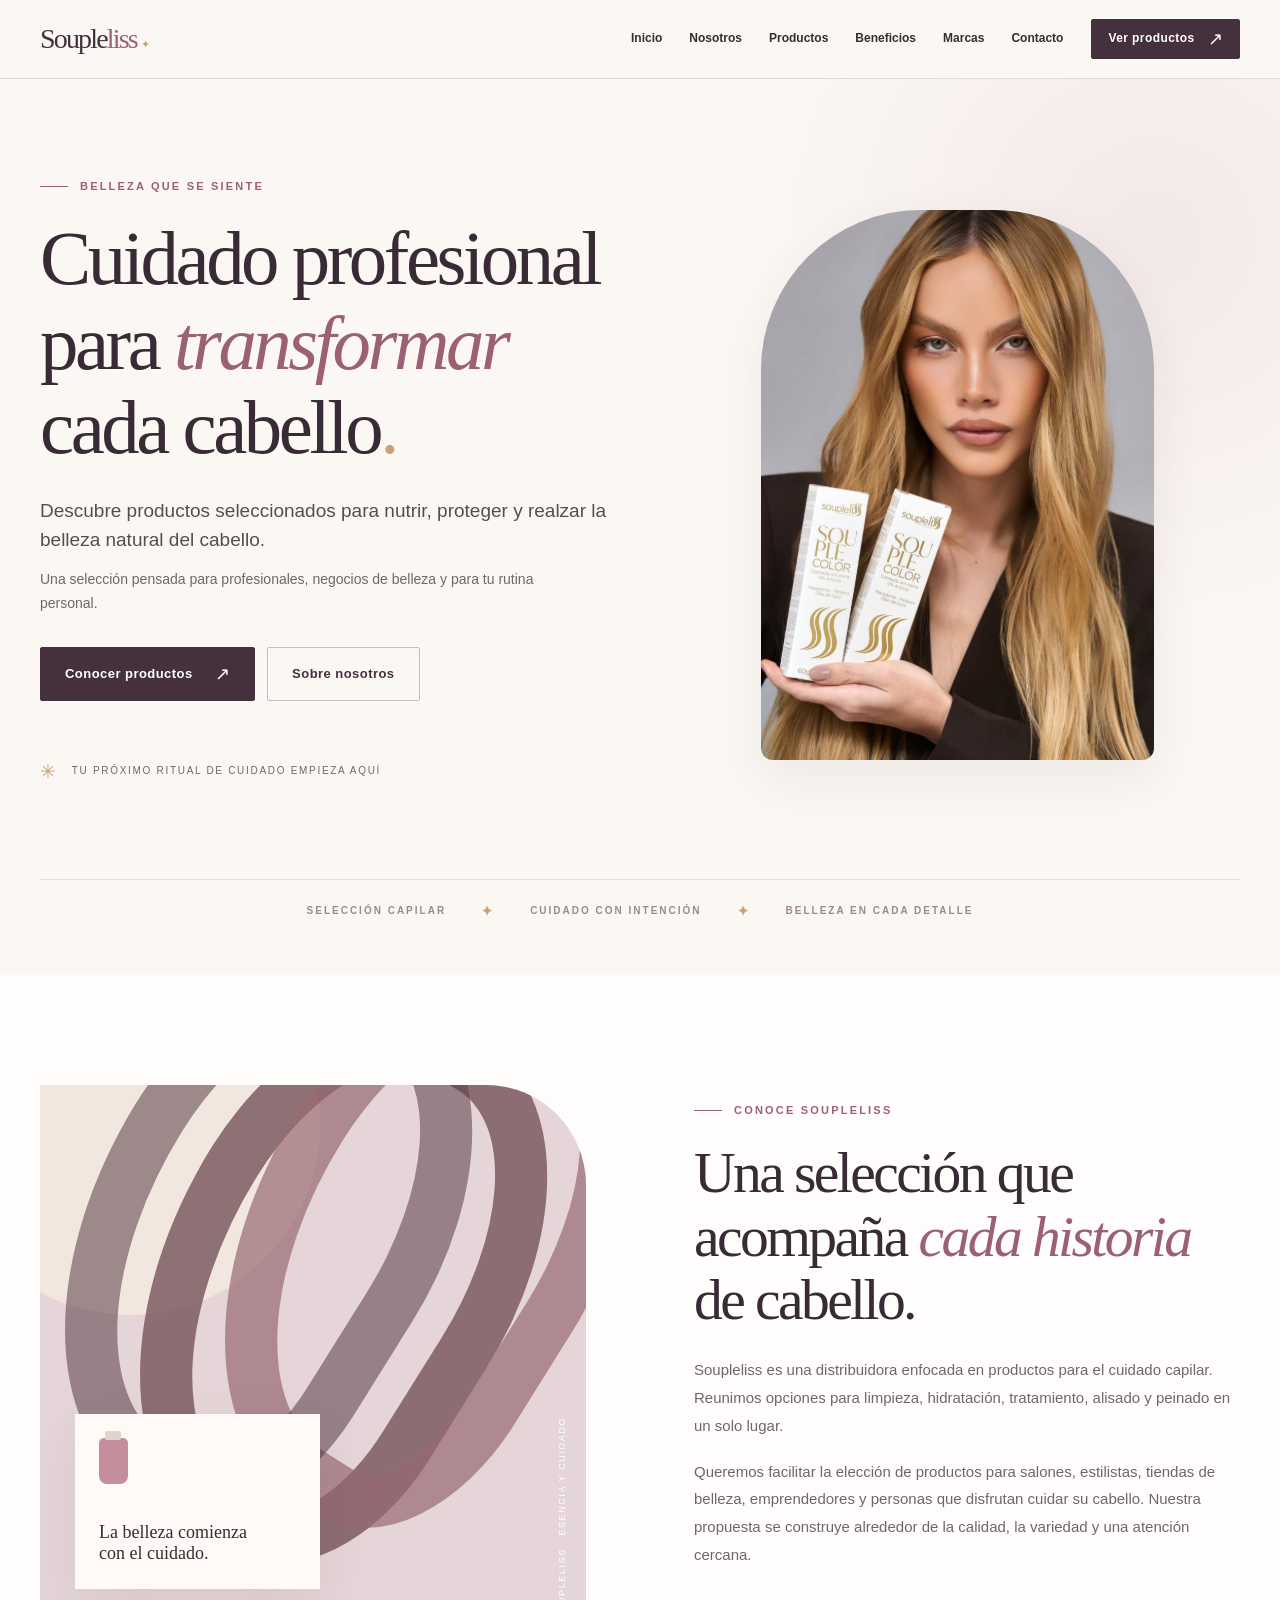
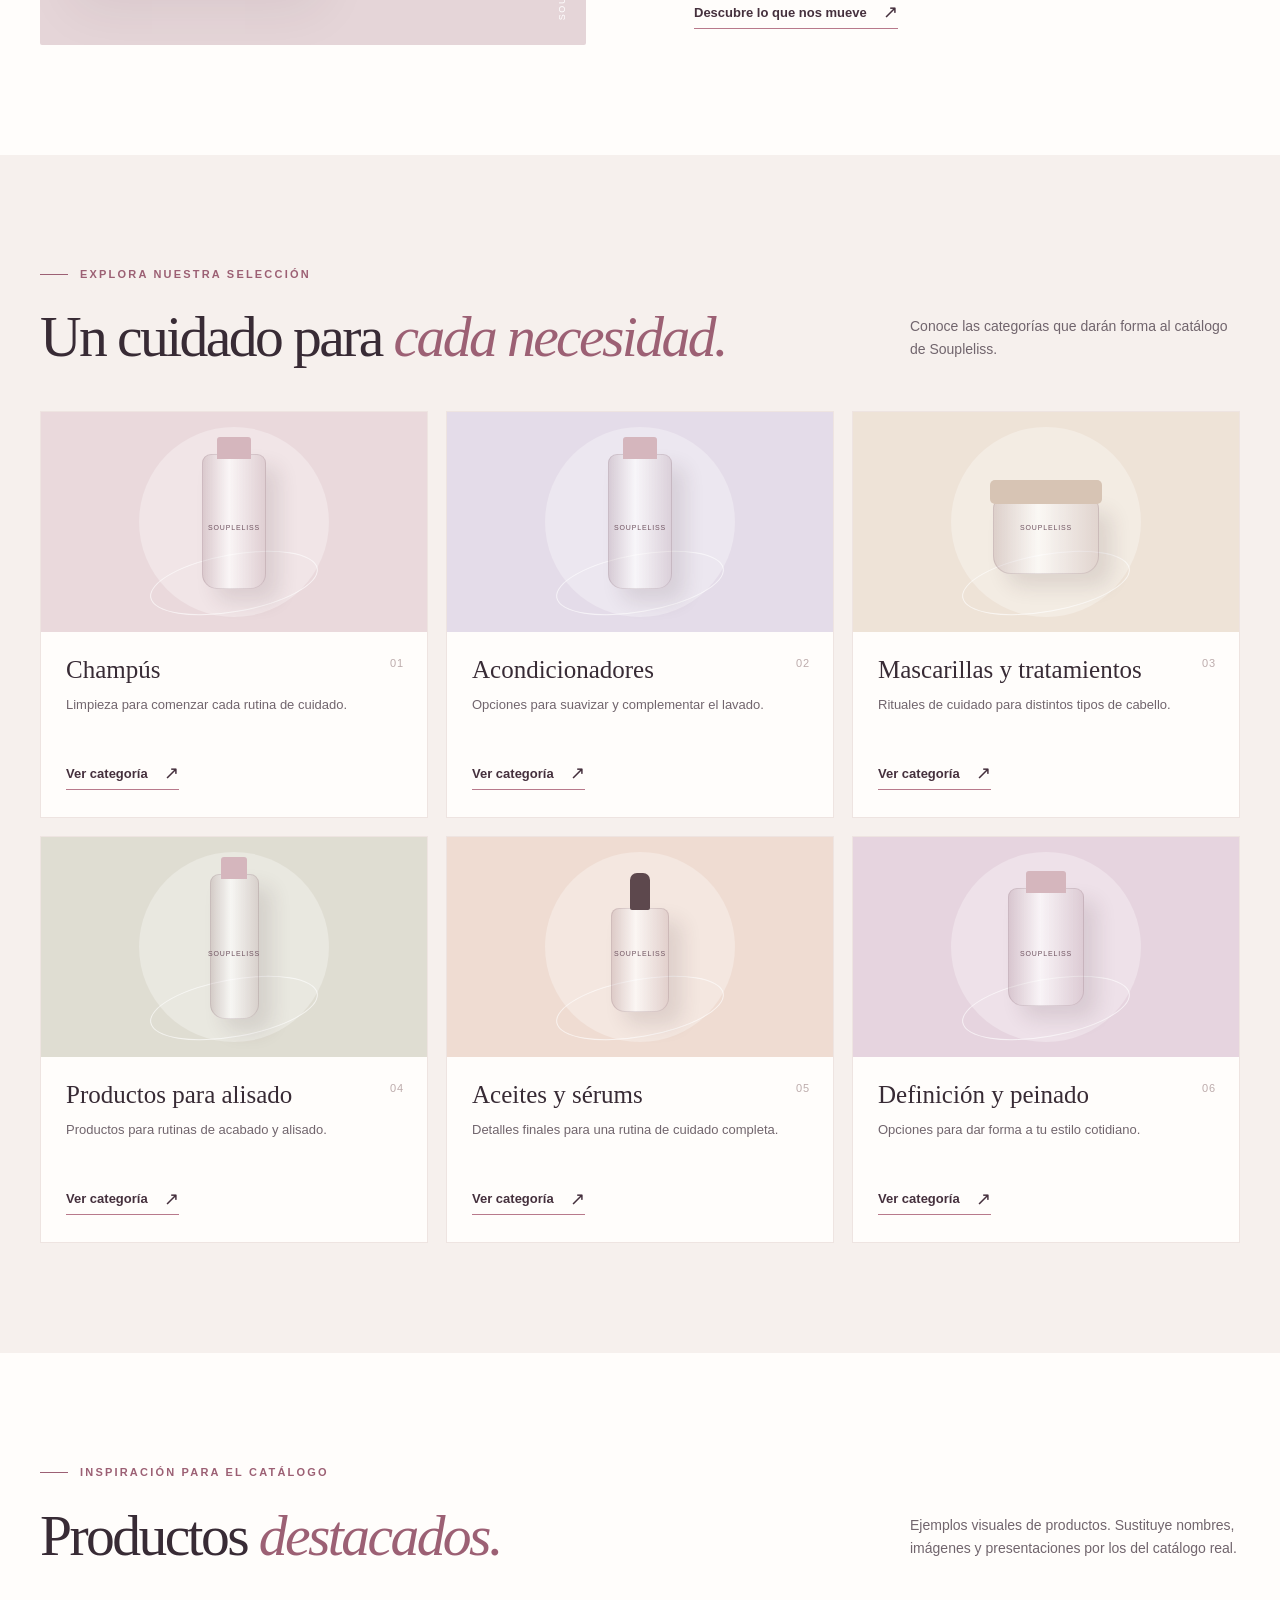
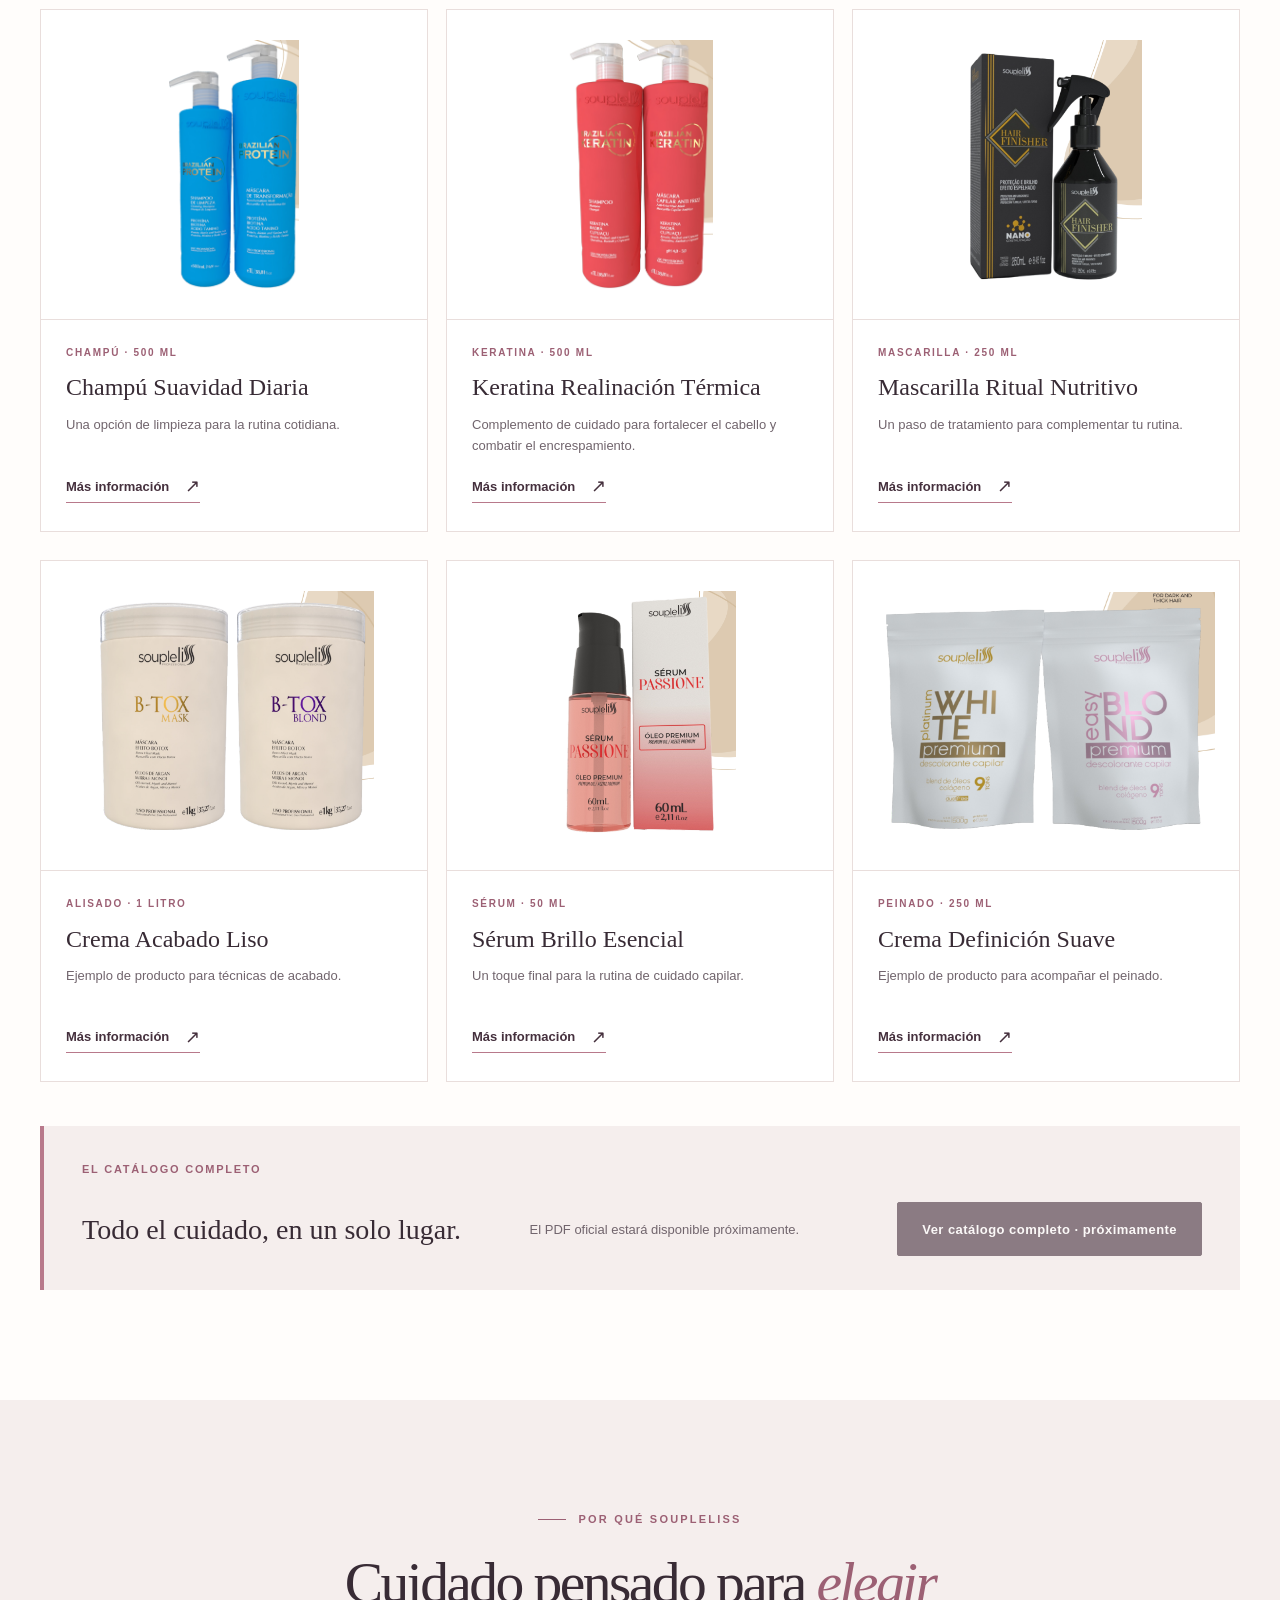
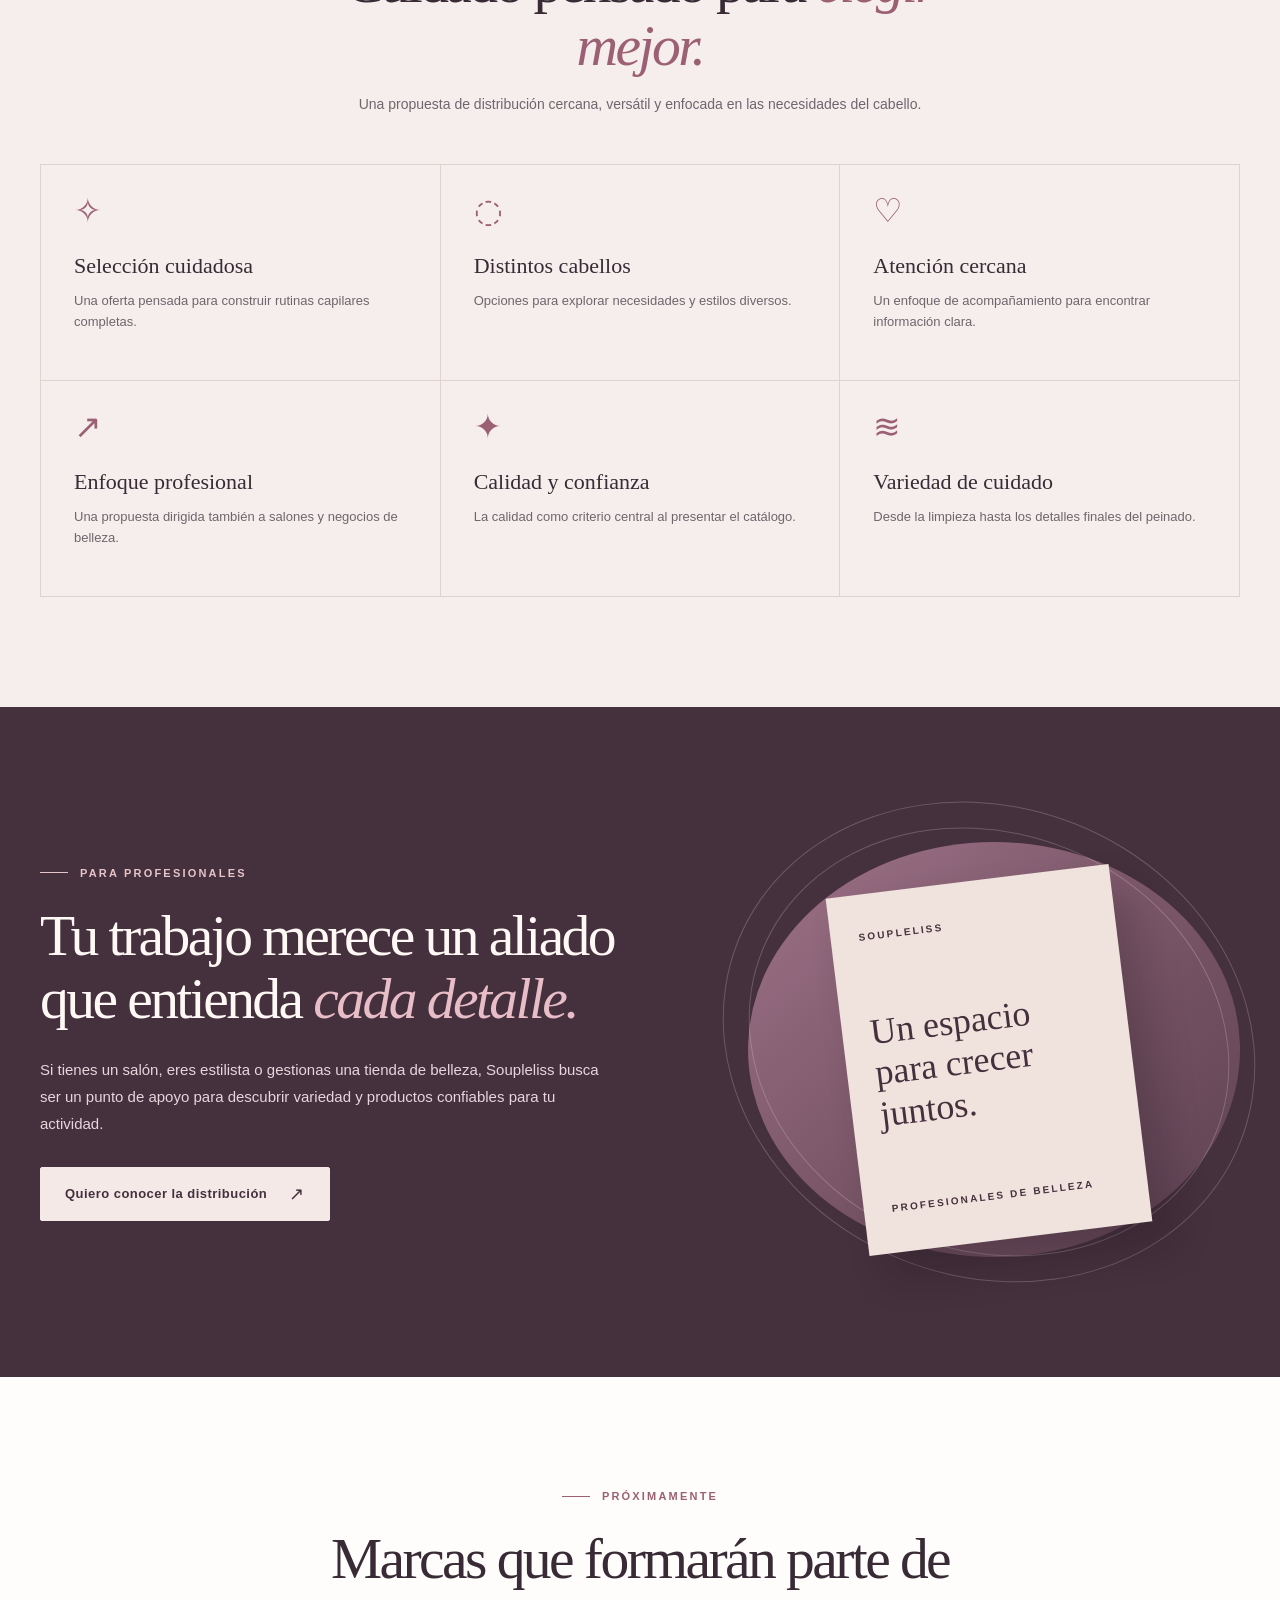
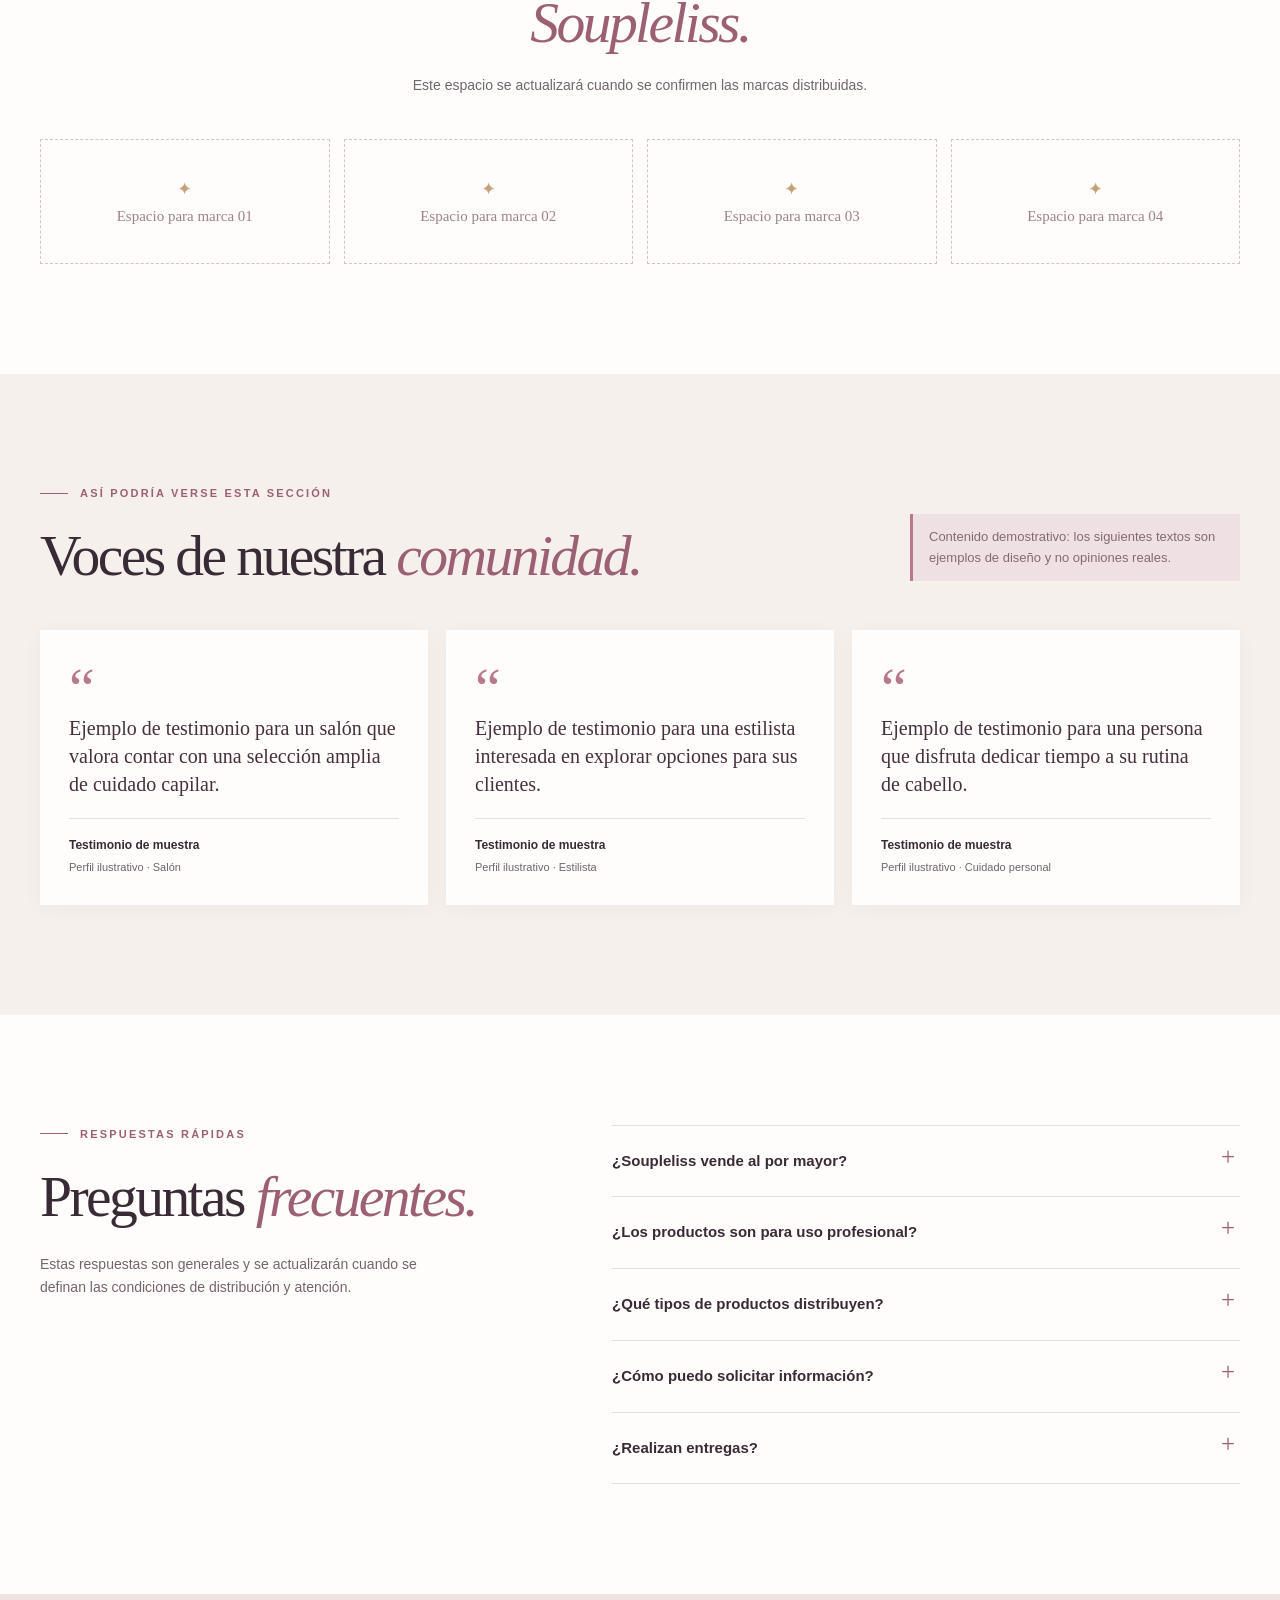
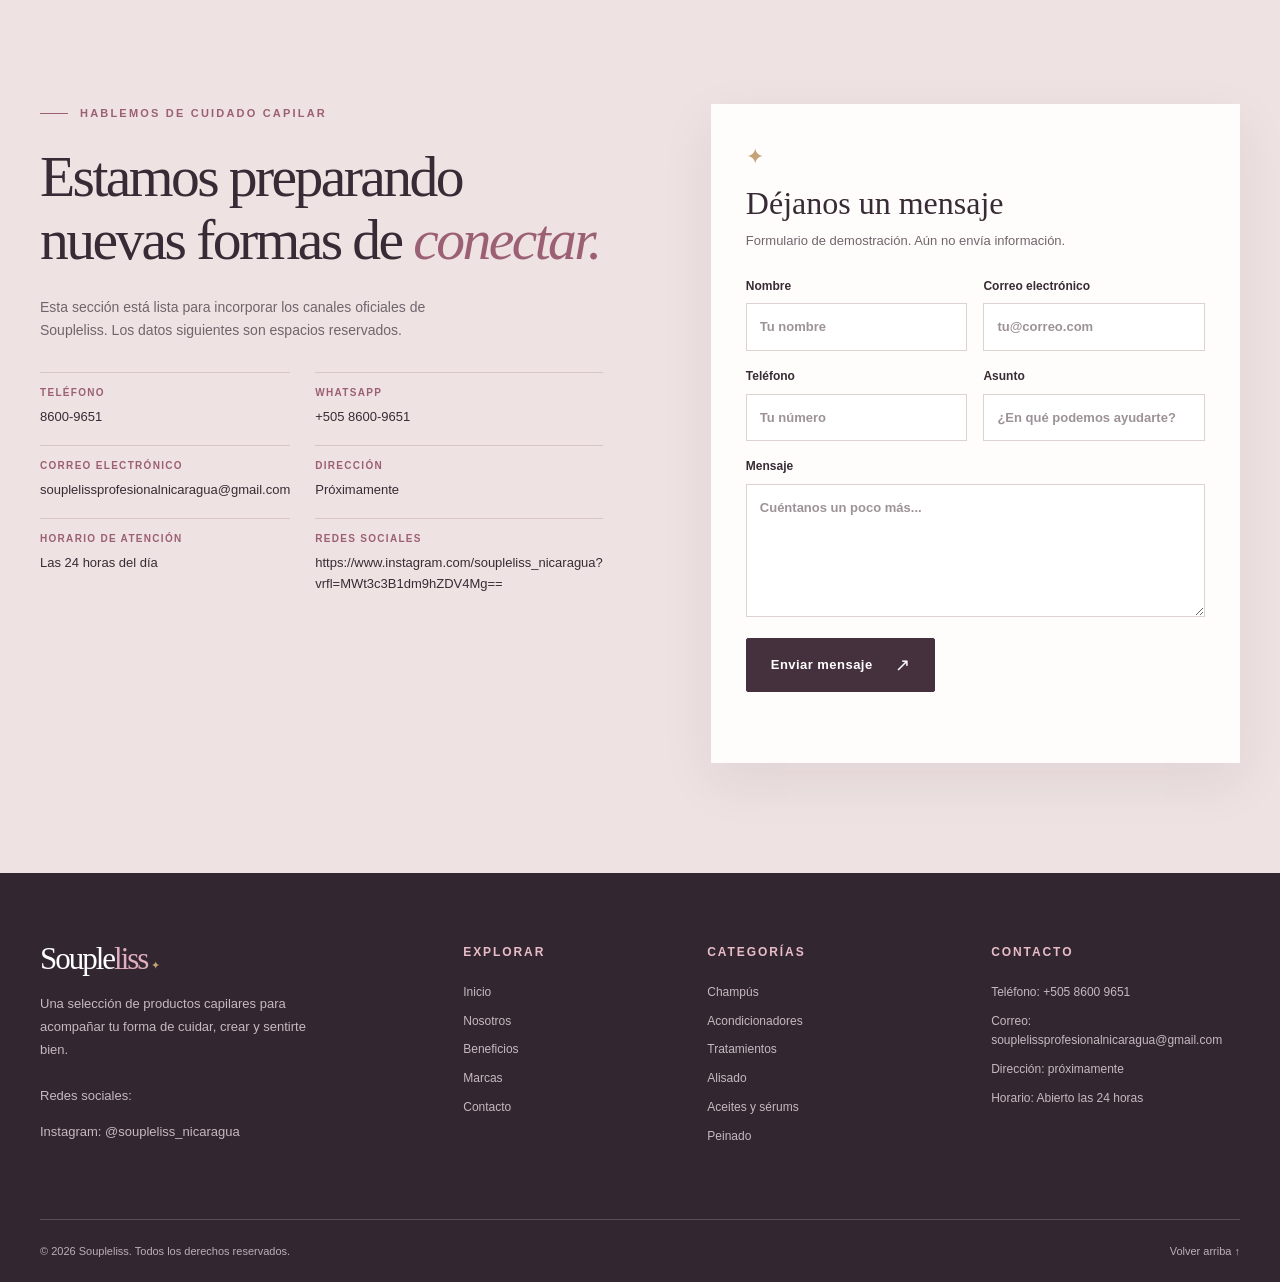
<file: frontend/index.html>
<!doctype html>
<html lang="es">
<head>
  <meta charset="utf-8">
  <meta name="viewport" content="width=device-width, initial-scale=1">
  <meta name="description" content="Soupleliss: una selección de productos para el cuidado del cabello, salones, estilistas y amantes de la belleza capilar.">
  <meta name="theme-color" content="#fbf8f4">
  <title>Soupleliss | Cuidado profesional para cada cabello</title>
  <link rel="stylesheet" href="assets/styles.css">
  <script src="assets/script.js" defer></script>
</head>
<body>
  <a class="skip-link" href="#contenido">Ir al contenido</a>

  <!-- Encabezado y navegación -->
  <header class="site-header" id="inicio">
    <div class="container header-inner">
      <a class="logo" href="#inicio" aria-label="Soupleliss, ir al inicio">Souple<span>liss</span><i aria-hidden="true">✦</i></a>
      <nav class="main-nav" id="main-nav" aria-label="Navegación principal">
        <a href="#inicio">Inicio</a><a href="#nosotros">Nosotros</a><a href="#categorias">Productos</a>
        <a href="#beneficios">Beneficios</a><a href="#marcas">Marcas</a><a href="#contacto">Contacto</a>
      </nav>
      <a class="button button-small header-cta" href="#categorias">Ver productos <span aria-hidden="true">↗</span></a>
      <button class="menu-toggle" type="button" aria-label="Abrir menú" aria-controls="main-nav" aria-expanded="false"><span></span><span></span><span></span></button>
    </div>
  </header>

  <main id="contenido">
    <!-- Hero -->
    <section class="hero section-pad" aria-labelledby="hero-title">
      <div class="container hero-grid">
        <div class="hero-copy reveal">
          <p class="eyebrow"><span class="eyebrow-line"></span> Belleza que se siente</p>
          <h1 id="hero-title">Cuidado profesional para <em>transformar</em> cada cabello<span class="dot">.</span></h1>
          <p class="lead">Descubre productos seleccionados para nutrir, proteger y realzar la belleza natural del cabello.</p>
          <p class="hero-note">Una selección pensada para profesionales, negocios de belleza y para tu rutina personal.</p>
          <div class="button-row"><a class="button" href="#categorias">Conocer productos <span aria-hidden="true">↗</span></a><a class="button button-outline" href="#nosotros">Sobre nosotros</a></div>
          <div class="hero-foot"><span class="sparkle" aria-hidden="true">✳</span><span>Tu próximo ritual de cuidado empieza aquí</span></div>
        </div>
        <!-- Fotografía original: conserva su proporción y se adapta al ancho disponible. -->
        <div class="hero-photo reveal"><img src="img/Presentación.png" alt="Modelo con cabello largo mostrando productos capilares Soupleliss" width="393" height="550" fetchpriority="high" decoding="async"></div>
      </div>
      <div class="container hero-bottom"><span>SELECCIÓN CAPILAR</span><span aria-hidden="true">✦</span><span>CUIDADO CON INTENCIÓN</span><span aria-hidden="true">✦</span><span>BELLEZA EN CADA DETALLE</span></div>
    </section>

    <!-- Sobre Soupleliss -->
    <section class="about section-pad" id="nosotros" aria-labelledby="about-title">
      <div class="container about-grid">
        <div class="about-art reveal" role="img" aria-label="Ilustración de cabello ondulado y un producto de cuidado capilar"><div class="hair-wave wave-a"></div><div class="hair-wave wave-b"></div><div class="hair-wave wave-c"></div><div class="about-art-card"><span class="mini-bottle"></span><span>La belleza comienza<br>con el cuidado.</span></div><span class="about-art-label">SOUPLELISS · ESENCIA Y CUIDADO</span></div>
        <div class="about-copy reveal"><p class="eyebrow"><span class="eyebrow-line"></span> Conoce Soupleliss</p><h2 id="about-title">Una selección que acompaña <em>cada historia</em> de cabello.</h2><p>Soupleliss es una distribuidora enfocada en productos para el cuidado capilar. Reunimos opciones para limpieza, hidratación, tratamiento, alisado y peinado en un solo lugar.</p><p>Queremos facilitar la elección de productos para salones, estilistas, tiendas de belleza, emprendedores y personas que disfrutan cuidar su cabello. Nuestra propuesta se construye alrededor de la calidad, la variedad y una atención cercana.</p><a class="text-link" href="#beneficios">Descubre lo que nos mueve <span aria-hidden="true">↗</span></a></div>
      </div>
    </section>

    <!-- Categorías -->
    <section class="categories section-pad" id="categorias" aria-labelledby="categories-title">
      <div class="container"><div class="section-heading reveal"><div><p class="eyebrow"><span class="eyebrow-line"></span> Explora nuestra selección</p><h2 id="categories-title">Un cuidado para <em>cada necesidad.</em></h2></div><p>Conoce las categorías que darán forma al catálogo de Soupleliss.</p></div>
        <div class="category-grid">
          <article class="category-card reveal"><div class="category-art art-shampoo" role="img" aria-label="Ilustración de envase de champú"><span class="art-bottle tall"></span><span class="art-swish"></span></div><div class="category-body"><span class="card-index">01</span><h3>Champús</h3><p>Limpieza para comenzar cada rutina de cuidado.</p><a href="categoria-champus.html" class="text-link">Ver categoría <span aria-hidden="true">↗</span></a></div></article>
          <article class="category-card reveal"><div class="category-art art-conditioner" role="img" aria-label="Ilustración de envase de acondicionador"><span class="art-bottle tall"></span><span class="art-swish"></span></div><div class="category-body"><span class="card-index">02</span><h3>Acondicionadores</h3><p>Opciones para suavizar y complementar el lavado.</p><a href="categoria-acondicionadores.html" class="text-link">Ver categoría <span aria-hidden="true">↗</span></a></div></article>
          <article class="category-card reveal"><div class="category-art art-mask" role="img" aria-label="Ilustración de tarro de mascarilla capilar"><span class="art-jar"></span><span class="art-swish"></span></div><div class="category-body"><span class="card-index">03</span><h3>Mascarillas y tratamientos</h3><p>Rituales de cuidado para distintos tipos de cabello.</p><a href="categoria-tratamientos.html" class="text-link">Ver categoría <span aria-hidden="true">↗</span></a></div></article>
          <article class="category-card reveal"><div class="category-art art-smooth" role="img" aria-label="Ilustración de envase para alisado"><span class="art-bottle slim"></span><span class="art-swish"></span></div><div class="category-body"><span class="card-index">04</span><h3>Productos para alisado</h3><p>Productos para rutinas de acabado y alisado.</p><a href="categoria-alisado.html" class="text-link">Ver categoría <span aria-hidden="true">↗</span></a></div></article>
          <article class="category-card reveal"><div class="category-art art-serum" role="img" aria-label="Ilustración de frasco de sérum"><span class="art-dropper"></span><span class="art-swish"></span></div><div class="category-body"><span class="card-index">05</span><h3>Aceites y sérums</h3><p>Detalles finales para una rutina de cuidado completa.</p><a href="categoria-serums.html" class="text-link">Ver categoría <span aria-hidden="true">↗</span></a></div></article>
          <article class="category-card reveal"><div class="category-art art-style" role="img" aria-label="Ilustración de envase para peinado"><span class="art-bottle short"></span><span class="art-swish"></span></div><div class="category-body"><span class="card-index">06</span><h3>Definición y peinado</h3><p>Opciones para dar forma a tu estilo cotidiano.</p><a href="categoria-peinado.html" class="text-link">Ver categoría <span aria-hidden="true">↗</span></a></div></article>
        </div>
      </div>
    </section>

    <!-- Productos de ejemplo: nombres, descripciones y presentaciones provisionales. -->
    <section class="products section-pad" id="destacados" aria-labelledby="products-title"><div class="container"><div class="section-heading reveal"><div><p class="eyebrow"><span class="eyebrow-line"></span> Inspiración para el catálogo</p><h2 id="products-title">Productos <em>destacados.</em></h2></div><p>Ejemplos visuales de productos. Sustituye nombres, imágenes y presentaciones por los del catálogo real.</p></div>
      <div class="product-grid">
        <article class="product-card reveal" id="producto-champu"><div class="product-photo"><img src="img/BRAZILIAN_PROTEIN.png" alt="Envases de Brazilian Protein de Soupleliss" width="273" height="524" loading="lazy" decoding="async"></div><div class="product-info"><span class="product-type">Champú · 500 ml</span><h3>Champú Suavidad Diaria</h3><p>Una opción de limpieza para la rutina cotidiana.</p><a href="#contacto" class="text-link">Más información <span aria-hidden="true">↗</span></a></div></article>
        <article class="product-card reveal" id="producto-keratina"><div class="product-photo"><img src="img/BRAZILIAN_KERATIN.png" alt="Envase de Brazilian Keratin de Soupleliss" width="307" height="522" loading="lazy" decoding="async"></div><div class="product-info"><span class="product-type">Keratina · 500 ml</span><h3>Keratina Realinación Térmica</h3><p>Complemento de cuidado para fortalecer el cabello y combatir el encrespamiento.</p><a href="#contacto" class="text-link">Más información <span aria-hidden="true">↗</span></a></div></article>
        <article class="product-card reveal" id="producto-mascarilla"><div class="product-photo"><img src="img/HAIR_FINISHER.png" alt="Producto Hair Finisher de Soupleliss" width="338" height="438" loading="lazy" decoding="async"></div><div class="product-info"><span class="product-type">Mascarilla · 250 ml</span><h3>Mascarilla Ritual Nutritivo</h3><p>Un paso de tratamiento para complementar tu rutina.</p><a href="#contacto" class="text-link">Más información <span aria-hidden="true">↗</span></a></div></article>
        <article class="product-card reveal" id="producto-alisado"><div class="product-photo"><img src="img/B_TOX.png" alt="Producto B Tox de Soupleliss" width="482" height="429" loading="lazy" decoding="async"></div><div class="product-info"><span class="product-type">Alisado · 1 litro</span><h3>Crema Acabado Liso</h3><p>Ejemplo de producto para técnicas de acabado.</p><a href="#contacto" class="text-link">Más información <span aria-hidden="true">↗</span></a></div></article>
        <article class="product-card reveal" id="producto-serum"><div class="product-photo"><img src="img/SÉRUM_PASSIONE.png" alt="Sérum Passione de Soupleliss" width="376" height="490" loading="lazy" decoding="async"></div><div class="product-info"><span class="product-type">Sérum · 50 ml</span><h3>Sérum Brillo Esencial</h3><p>Un toque final para la rutina de cuidado capilar.</p><a href="#contacto" class="text-link">Más información <span aria-hidden="true">↗</span></a></div></article>
        <article class="product-card reveal" id="producto-peinado"><div class="product-photo"><img src="img/POLVO_BLANQUEADOR.png" alt="Polvo blanqueador de Soupleliss" width="510" height="374" loading="lazy" decoding="async"></div><div class="product-info"><span class="product-type">Peinado · 250 ml</span><h3>Crema Definición Suave</h3><p>Ejemplo de producto para acompañar el peinado.</p><a href="#contacto" class="text-link">Más información <span aria-hidden="true">↗</span></a></div></article>
      </div>
      <!-- Sustituir por un enlace al PDF oficial cuando esté disponible: <a href="catalogo-oficial.pdf" target="_blank" rel="noopener noreferrer" class="button">Ver catálogo completo</a> -->
      <div class="catalog-cta"><span class="catalog-cta-kicker">El catálogo completo</span><h3>Todo el cuidado, en un solo lugar.</h3><p>El PDF oficial estará disponible próximamente.</p><button class="button" type="button" disabled>Ver catálogo completo · próximamente</button></div>
    </div></section>

    <!-- Beneficios -->
    <section class="benefits section-pad" id="beneficios" aria-labelledby="benefits-title"><div class="container"><div class="benefits-intro reveal"><p class="eyebrow"><span class="eyebrow-line"></span> Por qué Soupleliss</p><h2 id="benefits-title">Cuidado pensado para <em>elegir mejor.</em></h2><p>Una propuesta de distribución cercana, versátil y enfocada en las necesidades del cabello.</p></div><div class="benefit-grid">
      <article class="benefit reveal"><span class="benefit-icon" aria-hidden="true">✧</span><h3>Selección cuidadosa</h3><p>Una oferta pensada para construir rutinas capilares completas.</p></article><article class="benefit reveal"><span class="benefit-icon" aria-hidden="true">◌</span><h3>Distintos cabellos</h3><p>Opciones para explorar necesidades y estilos diversos.</p></article><article class="benefit reveal"><span class="benefit-icon" aria-hidden="true">♡</span><h3>Atención cercana</h3><p>Un enfoque de acompañamiento para encontrar información clara.</p></article><article class="benefit reveal"><span class="benefit-icon" aria-hidden="true">↗</span><h3>Enfoque profesional</h3><p>Una propuesta dirigida también a salones y negocios de belleza.</p></article><article class="benefit reveal"><span class="benefit-icon" aria-hidden="true">✦</span><h3>Calidad y confianza</h3><p>La calidad como criterio central al presentar el catálogo.</p></article><article class="benefit reveal"><span class="benefit-icon" aria-hidden="true">≋</span><h3>Variedad de cuidado</h3><p>Desde la limpieza hasta los detalles finales del peinado.</p></article>
    </div></div></section>

    <!-- Profesionales -->
    <section class="professionals section-pad" aria-labelledby="pros-title"><div class="container pros-grid"><div class="pros-copy reveal"><p class="eyebrow light"><span class="eyebrow-line"></span> Para profesionales</p><h2 id="pros-title">Tu trabajo merece un aliado que entienda <em>cada detalle.</em></h2><p>Si tienes un salón, eres estilista o gestionas una tienda de belleza, Soupleliss busca ser un punto de apoyo para descubrir variedad y productos confiables para tu actividad.</p><a class="button button-light" href="#contacto">Quiero conocer la distribución <span aria-hidden="true">↗</span></a></div><div class="pros-art reveal" role="img" aria-label="Composición decorativa inspirada en un salón de belleza"><div class="pros-circle"></div><div class="pros-lines"></div><div class="pros-card"><span>SOUPLELISS</span><strong>Un espacio para crecer juntos.</strong><small>PROFESIONALES DE BELLEZA</small></div></div></div></section>

    <!-- Marcas: espacios reservados; no representan marcas reales. -->
    <section class="brands section-pad" id="marcas" aria-labelledby="brands-title"><div class="container"><div class="section-heading centered reveal"><div><p class="eyebrow"><span class="eyebrow-line"></span> Próximamente</p><h2 id="brands-title">Marcas que formarán parte de <em>Soupleliss.</em></h2></div><p>Este espacio se actualizará cuando se confirmen las marcas distribuidas.</p></div><div class="brand-grid"><div class="brand-placeholder reveal"><span aria-hidden="true">✦</span> Espacio para marca 01</div><div class="brand-placeholder reveal"><span aria-hidden="true">✦</span> Espacio para marca 02</div><div class="brand-placeholder reveal"><span aria-hidden="true">✦</span> Espacio para marca 03</div><div class="brand-placeholder reveal"><span aria-hidden="true">✦</span> Espacio para marca 04</div></div></div></section>

    <!-- Testimonios demostrativos: NO son opiniones reales. Reemplazar antes de publicar como testimonios auténticos. -->
    <section class="testimonials section-pad" aria-labelledby="testimonials-title"><div class="container"><div class="section-heading reveal"><div><p class="eyebrow"><span class="eyebrow-line"></span> Así podría verse esta sección</p><h2 id="testimonials-title">Voces de nuestra <em>comunidad.</em></h2></div><p class="demo-notice">Contenido demostrativo: los siguientes textos son ejemplos de diseño y no opiniones reales.</p></div><div class="testimonial-grid"><article class="quote-card reveal"><span class="quote-mark" aria-hidden="true">“</span><p>Ejemplo de testimonio para un salón que valora contar con una selección amplia de cuidado capilar.</p><div><strong>Testimonio de muestra</strong><span>Perfil ilustrativo · Salón</span></div></article><article class="quote-card reveal"><span class="quote-mark" aria-hidden="true">“</span><p>Ejemplo de testimonio para una estilista interesada en explorar opciones para sus clientes.</p><div><strong>Testimonio de muestra</strong><span>Perfil ilustrativo · Estilista</span></div></article><article class="quote-card reveal"><span class="quote-mark" aria-hidden="true">“</span><p>Ejemplo de testimonio para una persona que disfruta dedicar tiempo a su rutina de cabello.</p><div><strong>Testimonio de muestra</strong><span>Perfil ilustrativo · Cuidado personal</span></div></article></div></div></section>

    <!-- Preguntas frecuentes: respuestas provisionales. -->
    <section class="faq section-pad" id="preguntas" aria-labelledby="faq-title"><div class="container faq-grid"><div class="faq-intro reveal"><p class="eyebrow"><span class="eyebrow-line"></span> Respuestas rápidas</p><h2 id="faq-title">Preguntas <em>frecuentes.</em></h2><p>Estas respuestas son generales y se actualizarán cuando se definan las condiciones de distribución y atención.</p></div><div class="faq-list reveal"><details><summary>¿Soupleliss vende al por mayor?</summary><p>La información sobre pedidos para negocios se compartirá cuando estén disponibles las condiciones comerciales. Puedes consultar la sección de contacto para futuras novedades.</p></details><details><summary>¿Los productos son para uso profesional?</summary><p>La selección contempla opciones para profesionales y para el cuidado personal. Las indicaciones de uso de cada producto se incorporarán con el catálogo definitivo.</p></details><details><summary>¿Qué tipos de productos distribuyen?</summary><p>El catálogo está organizado en champús, acondicionadores, tratamientos, alisado, aceites, sérums y productos para peinado.</p></details><details><summary>¿Cómo puedo solicitar información?</summary><p>Los canales de contacto se publicarán próximamente. El formulario de esta versión es únicamente demostrativo y no envía mensajes.</p></details><details><summary>¿Realizan entregas?</summary><p>Las zonas, modalidades y plazos de entrega se informarán cuando el servicio esté definido.</p></details></div></div></section>

    <!-- Contacto: datos provisionales; el formulario no envía información. -->
    <section class="contact section-pad" id="contacto" aria-labelledby="contact-title"><div class="container contact-grid"><div class="contact-copy reveal"><p class="eyebrow"><span class="eyebrow-line"></span> Hablemos de cuidado capilar</p><h2 id="contact-title">Estamos preparando nuevas formas de <em>conectar.</em></h2><p>Esta sección está lista para incorporar los canales oficiales de Soupleliss. Los datos siguientes son espacios reservados.</p><dl class="contact-list"><div><dt>Teléfono</dt><dd>8600-9651</dd></div><div><dt>WhatsApp</dt><dd>+505 8600-9651</dd></div><div><dt>Correo electrónico</dt><dd>souplelissprofesionalnicaragua@gmail.com</dd></div><div><dt>Dirección</dt><dd>Próximamente</dd></div><div><dt>Horario de atención</dt><dd>Las 24 horas del día</dd></div><div><dt>Redes sociales</dt><dd>https://www.instagram.com/soupleliss_nicaragua?vrfl=MWt3c3B1dm9hZDV4Mg==</dd></div></dl></div><div class="contact-form-wrap reveal"><div class="form-top"><span aria-hidden="true">✦</span><h3>Déjanos un mensaje</h3><p>Formulario de demostración. Aún no envía información.</p></div><form id="contact-form" novalidate><div class="field-row"><label>Nombre<input type="text" name="nombre" autocomplete="name" placeholder="Tu nombre"></label><label>Correo electrónico<input type="email" name="email" autocomplete="email" placeholder="tu@correo.com"></label></div><div class="field-row"><label>Teléfono<input type="tel" name="telefono" autocomplete="tel" placeholder="Tu número"></label><label>Asunto<input type="text" name="asunto" placeholder="¿En qué podemos ayudarte?"></label></div><label>Mensaje<textarea name="mensaje" rows="5" placeholder="Cuéntanos un poco más..."></textarea></label><button class="button" type="submit">Enviar mensaje <span aria-hidden="true">↗</span></button><p class="form-message" id="form-message" role="status" aria-live="polite"></p></form></div></div></section>
  </main>

  <!-- Pie de página -->
  <footer class="site-footer"><div class="container footer-grid"><div class="footer-brand"><a class="logo" href="#inicio" aria-label="Soupleliss, volver al inicio">Souple<span>liss</span><i aria-hidden="true">✦</i></a><p>Una selección de productos capilares para acompañar tu forma de cuidar, crear y sentirte bien.</p><p class="footer-social">Redes sociales:</p><p>Instagram: @soupleliss_nicaragua</p></div><div><h3>Explorar</h3><a href="#inicio">Inicio</a><a href="#nosotros">Nosotros</a><a href="#beneficios">Beneficios</a><a href="#marcas">Marcas</a><a href="#contacto">Contacto</a></div><div><h3>Categorías</h3><a href="#categorias">Champús</a><a href="#categorias">Acondicionadores</a><a href="#categorias">Tratamientos</a><a href="#categorias">Alisado</a><a href="#categorias">Aceites y sérums</a><a href="#categorias">Peinado</a></div><div><h3>Contacto</h3><p>Teléfono: +505 8600 9651</p><p>Correo: souplelissprofesionalnicaragua@gmail.com</p><p>Dirección: próximamente</p><p>Horario: Abierto las 24 horas</p></div></div><div class="container footer-bottom"><span>© <span id="current-year">2026</span> Soupleliss. Todos los derechos reservados.</span><a href="#inicio">Volver arriba ↑</a></div></footer>
</body>
</html>
</file>
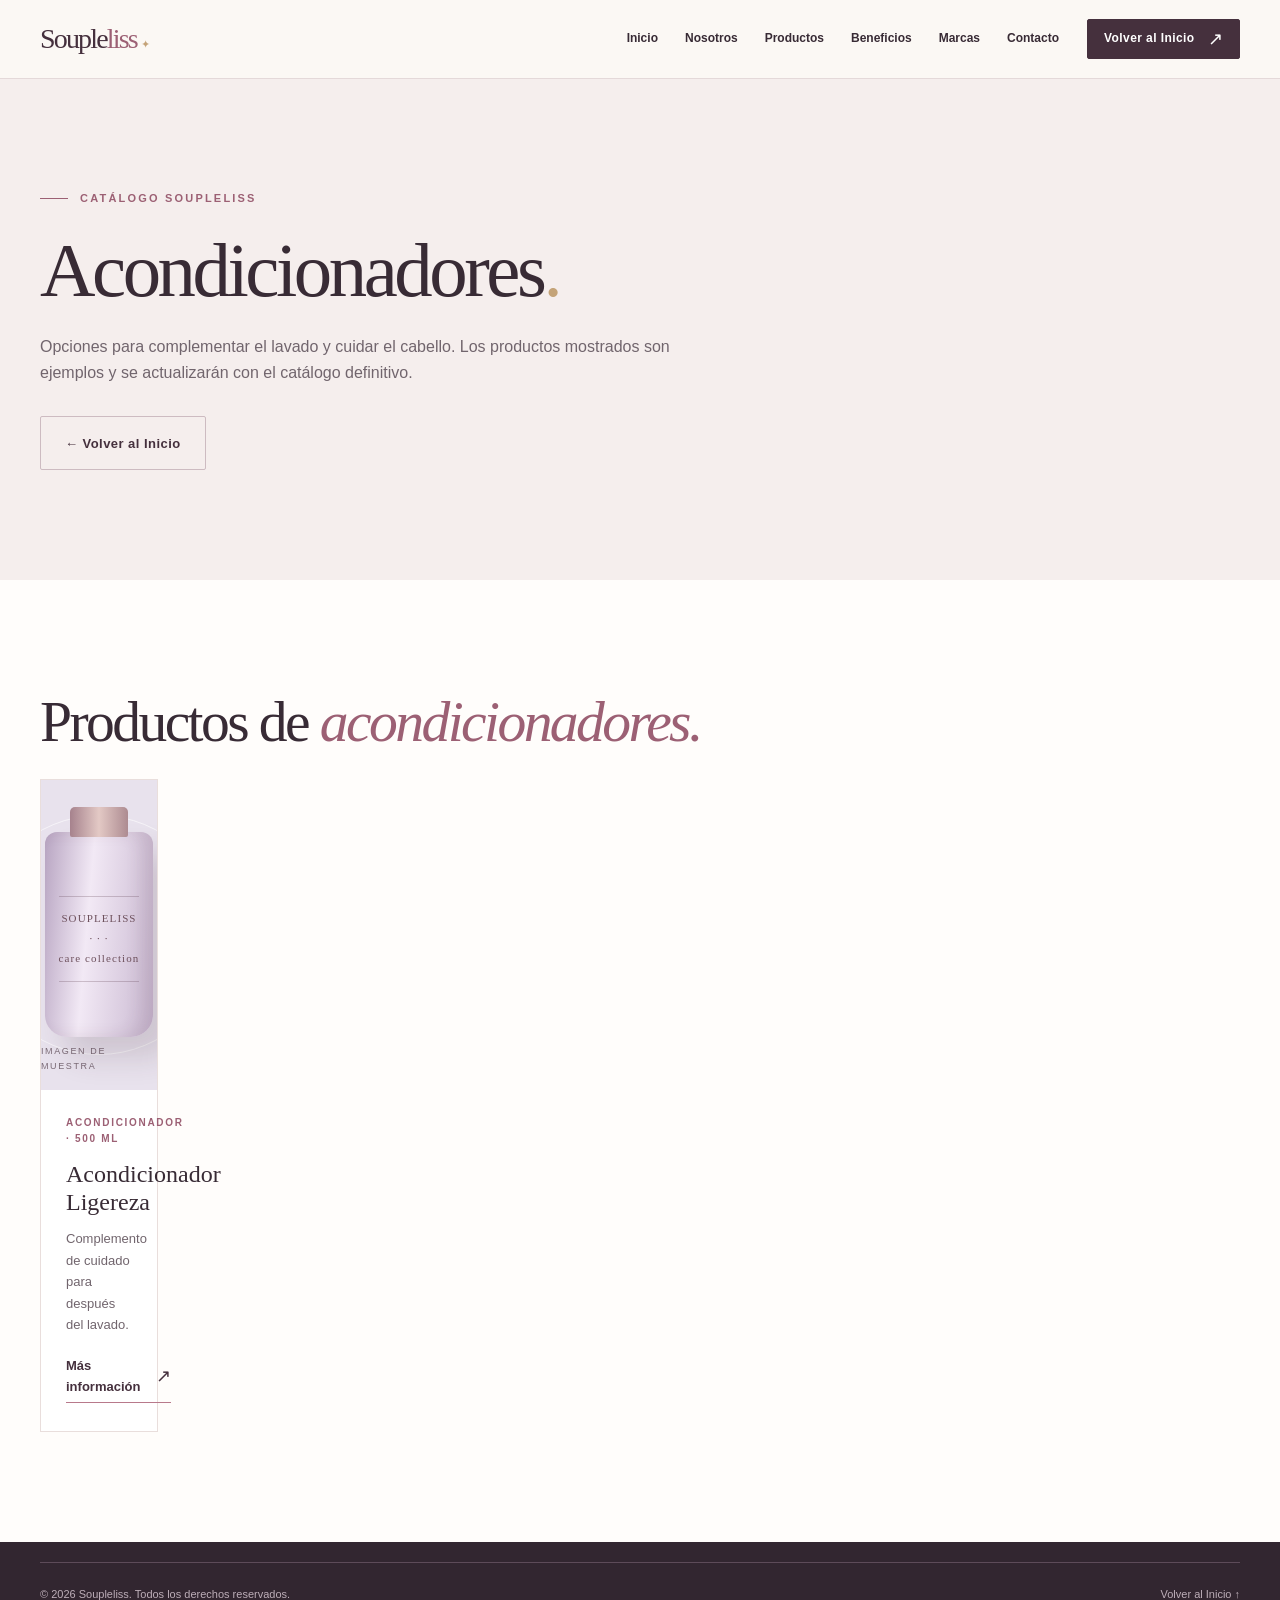
<file: frontend/categoria-acondicionadores.html>
<!doctype html>
<html lang="es">
<head>
  <meta charset="utf-8">
  <meta name="viewport" content="width=device-width, initial-scale=1">
  <meta name="description" content="Explora la categoría Acondicionadores de Soupleliss.">
  <title>Acondicionadores | Soupleliss</title>
  <link rel="stylesheet" href="assets/styles.css">
  <script src="assets/script.js" defer></script>
</head>
<body>
  <a class="skip-link" href="#contenido">Ir al contenido</a>
  <header class="site-header">
    <div class="container header-inner">
      <a class="logo" href="index.html" aria-label="Soupleliss, ir al inicio">Souple<span>liss</span><i aria-hidden="true">✦</i></a>
      <nav class="main-nav" id="main-nav" aria-label="Navegación principal">
        <a href="index.html">Inicio</a><a href="index.html#nosotros">Nosotros</a><a href="index.html#categorias">Productos</a>
        <a href="index.html#beneficios">Beneficios</a><a href="index.html#marcas">Marcas</a><a href="index.html#contacto">Contacto</a>
      </nav>
      <a class="button button-small header-cta" href="index.html">Volver al Inicio <span aria-hidden="true">↗</span></a>
      <button class="menu-toggle" type="button" aria-label="Abrir menú" aria-controls="main-nav" aria-expanded="false"><span></span><span></span><span></span></button>
    </div>
  </header>
  <main id="contenido" class="category-page">
    <section class="category-hero section-pad" aria-labelledby="category-title">
      <div class="container">
        <p class="eyebrow"><span class="eyebrow-line"></span> Catálogo Soupleliss</p>
        <h1 id="category-title">Acondicionadores<span class="dot">.</span></h1>
        <p>Opciones para complementar el lavado y cuidar el cabello. Los productos mostrados son ejemplos y se actualizarán con el catálogo definitivo.</p>
        <a class="button button-outline" href="index.html">← Volver al Inicio</a>
      </div>
    </section>
    <section class="category-products section-pad" aria-labelledby="products-title">
      <div class="container">
        <h2 id="products-title">Productos de <em>acondicionadores.</em></h2>
        <div class="product-grid"><article class="product-card reveal" id="producto-acondicionador"><div class="product-image tone-lilac" role="img" aria-label="Ilustración de acondicionador de ejemplo en envase lila"><span class="product-bottle bottle-tall"></span></div><div class="product-info"><span class="product-type">Acondicionador · 500 ml</span><h3>Acondicionador Ligereza</h3><p>Complemento de cuidado para después del lavado.</p><a href="index.html#contacto" class="text-link">Más información <span aria-hidden="true">↗</span></a></div></article></div>
      </div>
    </section>
  </main>
  <footer class="site-footer"><div class="container footer-bottom"><span>© <span id="current-year">2026</span> Soupleliss. Todos los derechos reservados.</span><a href="index.html">Volver al Inicio ↑</a></div></footer>
</body>
</html>
</file>
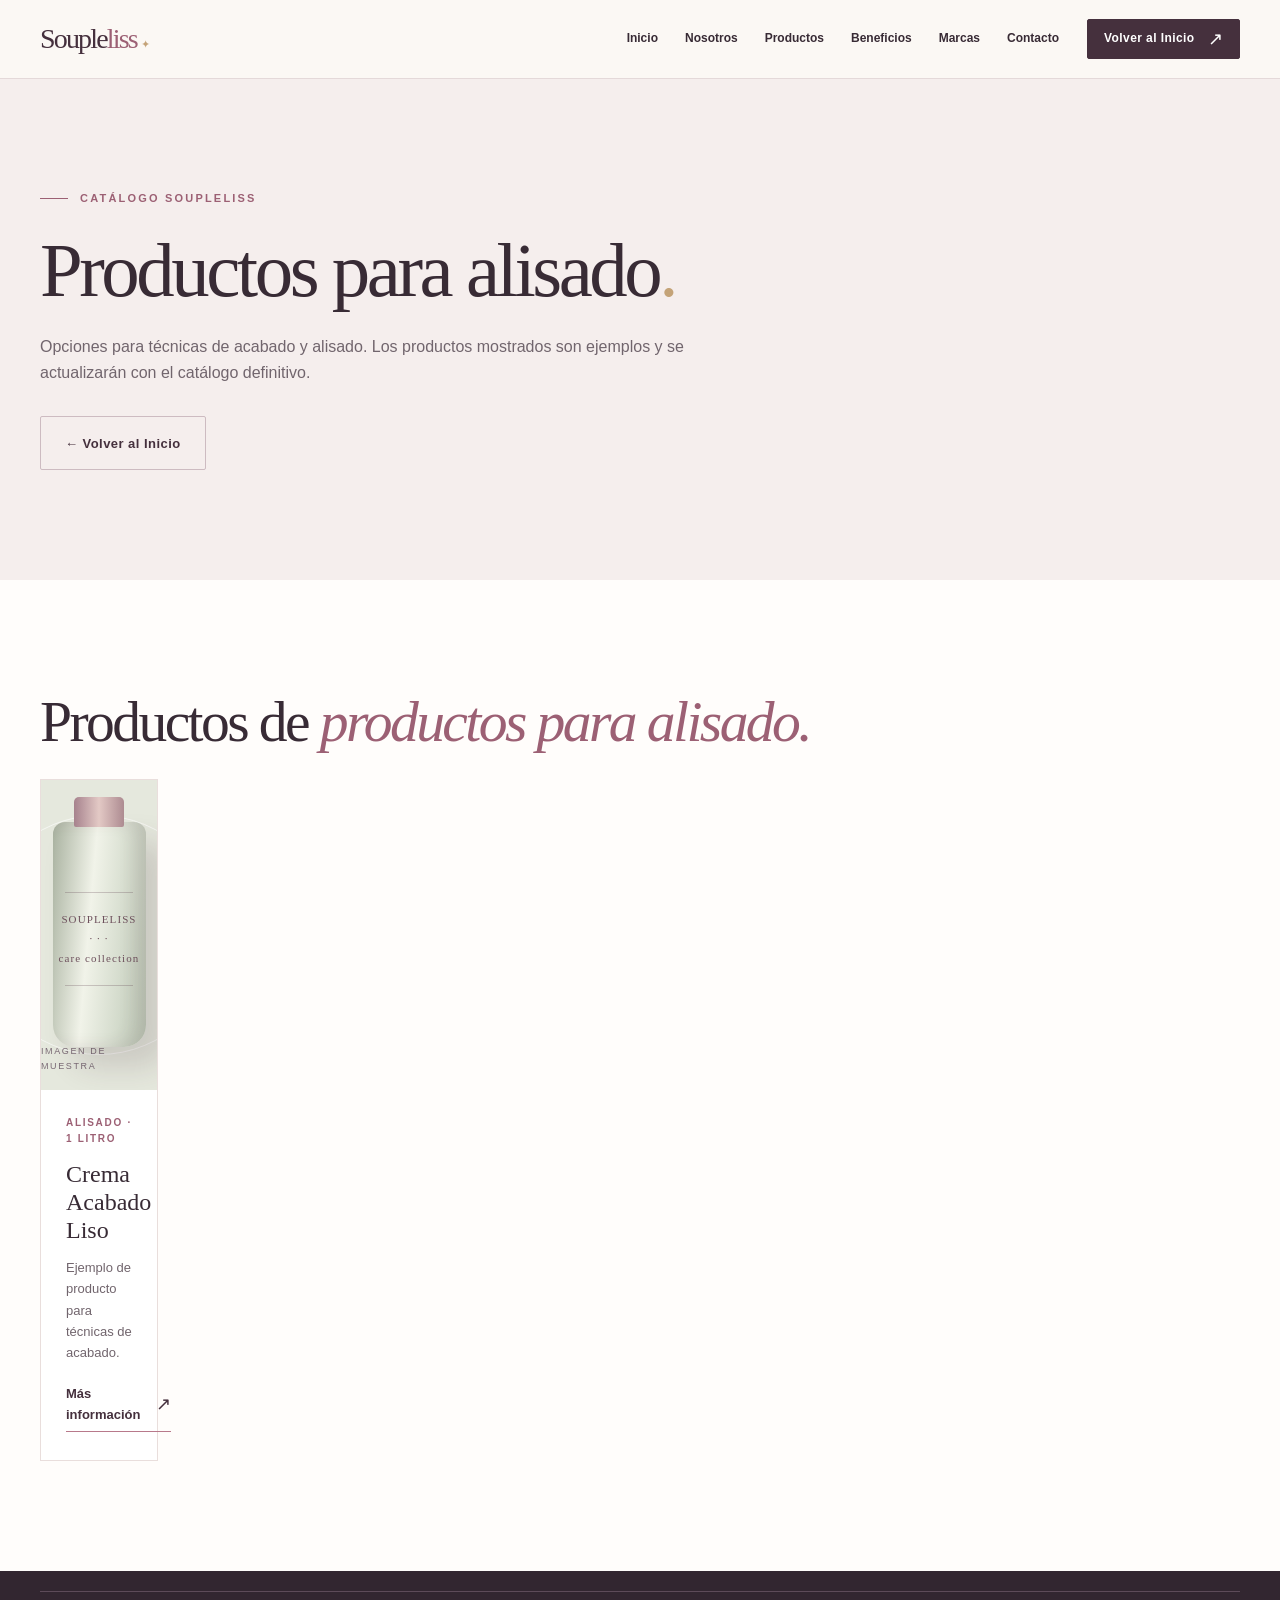
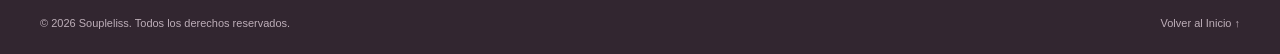
<file: frontend/categoria-alisado.html>
<!doctype html>
<html lang="es">
<head>
  <meta charset="utf-8">
  <meta name="viewport" content="width=device-width, initial-scale=1">
  <meta name="description" content="Explora la categoría Productos para alisado de Soupleliss.">
  <title>Productos para alisado | Soupleliss</title>
  <link rel="stylesheet" href="assets/styles.css">
  <script src="assets/script.js" defer></script>
</head>
<body>
  <a class="skip-link" href="#contenido">Ir al contenido</a>
  <header class="site-header">
    <div class="container header-inner">
      <a class="logo" href="index.html" aria-label="Soupleliss, ir al inicio">Souple<span>liss</span><i aria-hidden="true">✦</i></a>
      <nav class="main-nav" id="main-nav" aria-label="Navegación principal">
        <a href="index.html">Inicio</a><a href="index.html#nosotros">Nosotros</a><a href="index.html#categorias">Productos</a>
        <a href="index.html#beneficios">Beneficios</a><a href="index.html#marcas">Marcas</a><a href="index.html#contacto">Contacto</a>
      </nav>
      <a class="button button-small header-cta" href="index.html">Volver al Inicio <span aria-hidden="true">↗</span></a>
      <button class="menu-toggle" type="button" aria-label="Abrir menú" aria-controls="main-nav" aria-expanded="false"><span></span><span></span><span></span></button>
    </div>
  </header>
  <main id="contenido" class="category-page">
    <section class="category-hero section-pad" aria-labelledby="category-title">
      <div class="container">
        <p class="eyebrow"><span class="eyebrow-line"></span> Catálogo Soupleliss</p>
        <h1 id="category-title">Productos para alisado<span class="dot">.</span></h1>
        <p>Opciones para técnicas de acabado y alisado. Los productos mostrados son ejemplos y se actualizarán con el catálogo definitivo.</p>
        <a class="button button-outline" href="index.html">← Volver al Inicio</a>
      </div>
    </section>
    <section class="category-products section-pad" aria-labelledby="products-title">
      <div class="container">
        <h2 id="products-title">Productos de <em>productos para alisado.</em></h2>
        <div class="product-grid"><article class="product-card reveal" id="producto-alisado"><div class="product-image tone-sage" role="img" aria-label="Ilustración de producto para alisado de ejemplo"><span class="product-bottle bottle-slim"></span></div><div class="product-info"><span class="product-type">Alisado · 1 litro</span><h3>Crema Acabado Liso</h3><p>Ejemplo de producto para técnicas de acabado.</p><a href="index.html#contacto" class="text-link">Más información <span aria-hidden="true">↗</span></a></div></article></div>
      </div>
    </section>
  </main>
  <footer class="site-footer"><div class="container footer-bottom"><span>© <span id="current-year">2026</span> Soupleliss. Todos los derechos reservados.</span><a href="index.html">Volver al Inicio ↑</a></div></footer>
</body>
</html>
</file>
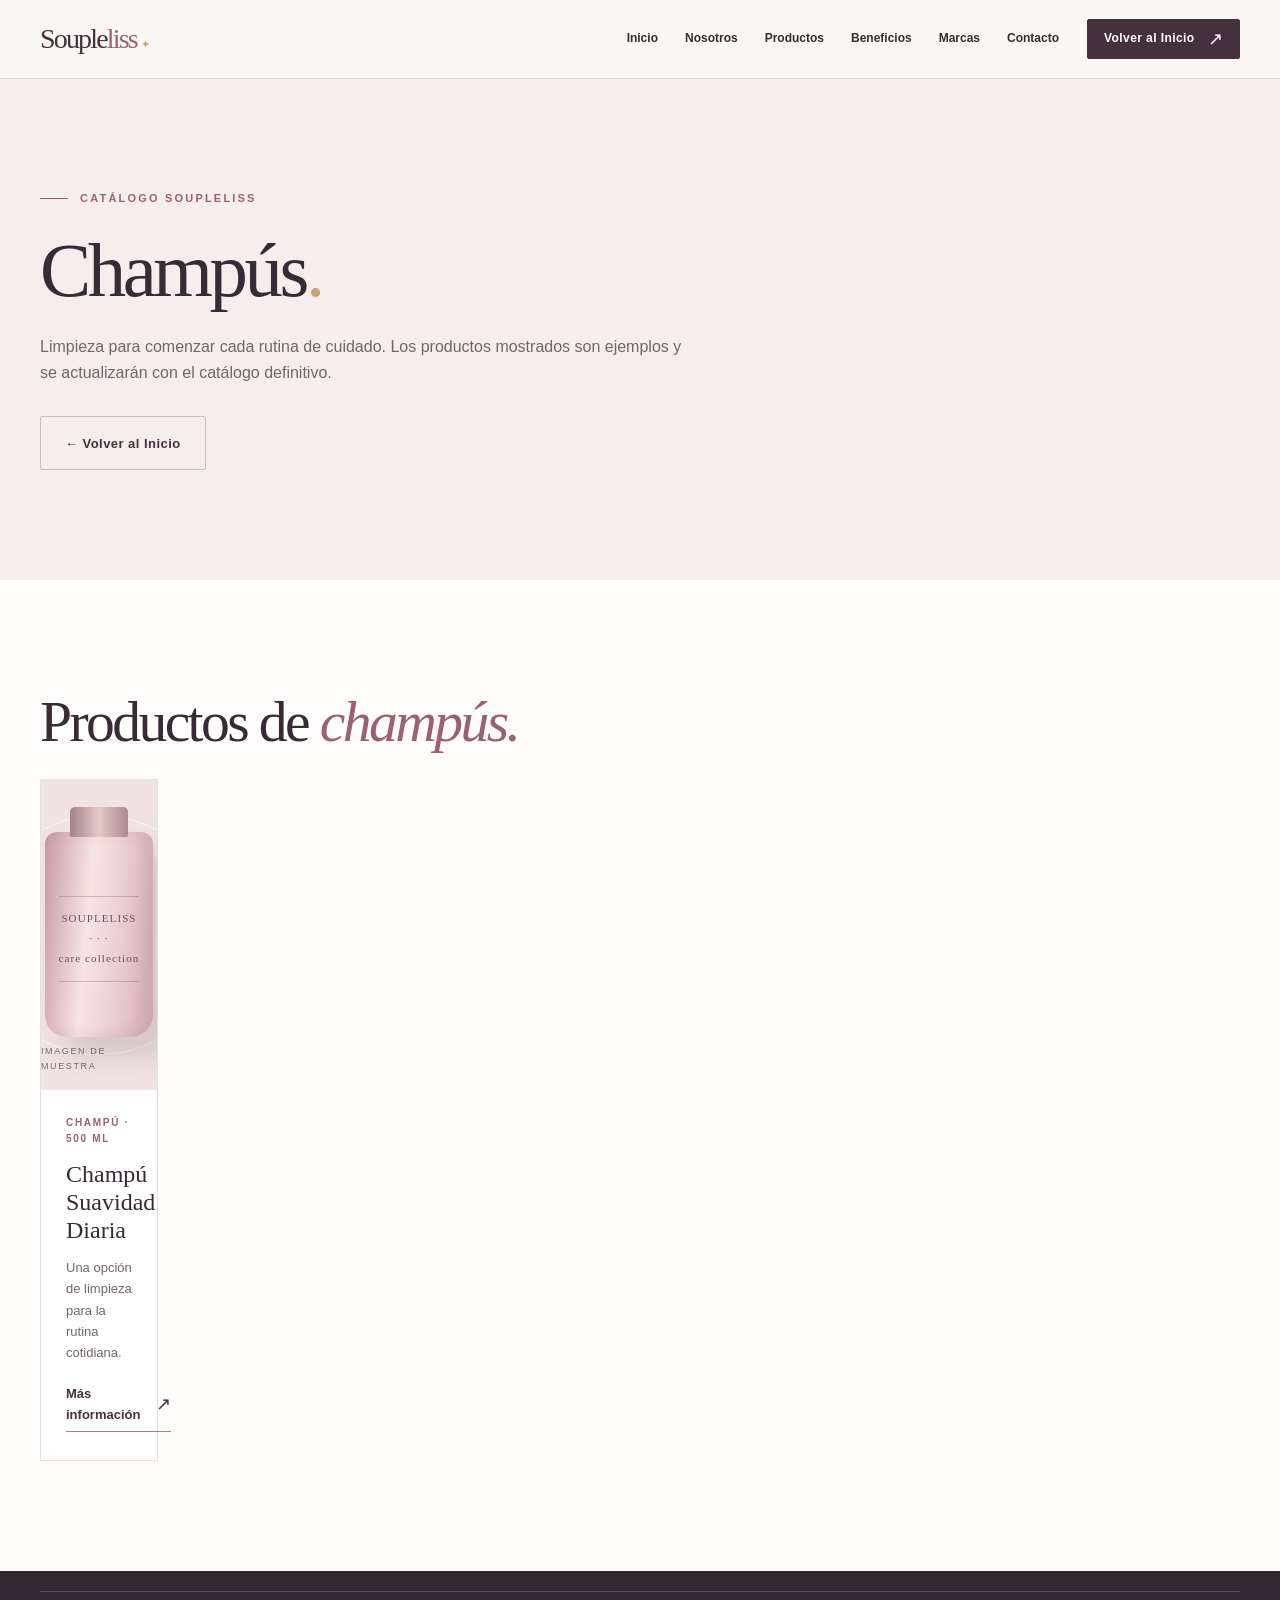
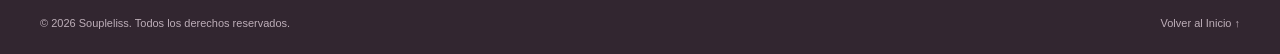
<file: frontend/categoria-champus.html>
<!doctype html>
<html lang="es">
<head>
  <meta charset="utf-8">
  <meta name="viewport" content="width=device-width, initial-scale=1">
  <meta name="description" content="Explora la categoría Champús de Soupleliss.">
  <title>Champús | Soupleliss</title>
  <link rel="stylesheet" href="assets/styles.css">
  <script src="assets/script.js" defer></script>
</head>
<body>
  <a class="skip-link" href="#contenido">Ir al contenido</a>
  <header class="site-header">
    <div class="container header-inner">
      <a class="logo" href="index.html" aria-label="Soupleliss, ir al inicio">Souple<span>liss</span><i aria-hidden="true">✦</i></a>
      <nav class="main-nav" id="main-nav" aria-label="Navegación principal">
        <a href="index.html">Inicio</a><a href="index.html#nosotros">Nosotros</a><a href="index.html#categorias">Productos</a>
        <a href="index.html#beneficios">Beneficios</a><a href="index.html#marcas">Marcas</a><a href="index.html#contacto">Contacto</a>
      </nav>
      <a class="button button-small header-cta" href="index.html">Volver al Inicio <span aria-hidden="true">↗</span></a>
      <button class="menu-toggle" type="button" aria-label="Abrir menú" aria-controls="main-nav" aria-expanded="false"><span></span><span></span><span></span></button>
    </div>
  </header>
  <main id="contenido" class="category-page">
    <section class="category-hero section-pad" aria-labelledby="category-title">
      <div class="container">
        <p class="eyebrow"><span class="eyebrow-line"></span> Catálogo Soupleliss</p>
        <h1 id="category-title">Champús<span class="dot">.</span></h1>
        <p>Limpieza para comenzar cada rutina de cuidado. Los productos mostrados son ejemplos y se actualizarán con el catálogo definitivo.</p>
        <a class="button button-outline" href="index.html">← Volver al Inicio</a>
      </div>
    </section>
    <section class="category-products section-pad" aria-labelledby="products-title">
      <div class="container">
        <h2 id="products-title">Productos de <em>champús.</em></h2>
        <div class="product-grid"><article class="product-card reveal" id="producto-champu"><div class="product-image tone-rose" role="img" aria-label="Ilustración de champú de ejemplo en envase rosa"><span class="product-bottle bottle-tall"></span></div><div class="product-info"><span class="product-type">Champú · 500 ml</span><h3>Champú Suavidad Diaria</h3><p>Una opción de limpieza para la rutina cotidiana.</p><a href="index.html#contacto" class="text-link">Más información <span aria-hidden="true">↗</span></a></div></article></div>
      </div>
    </section>
  </main>
  <footer class="site-footer"><div class="container footer-bottom"><span>© <span id="current-year">2026</span> Soupleliss. Todos los derechos reservados.</span><a href="index.html">Volver al Inicio ↑</a></div></footer>
</body>
</html>
</file>
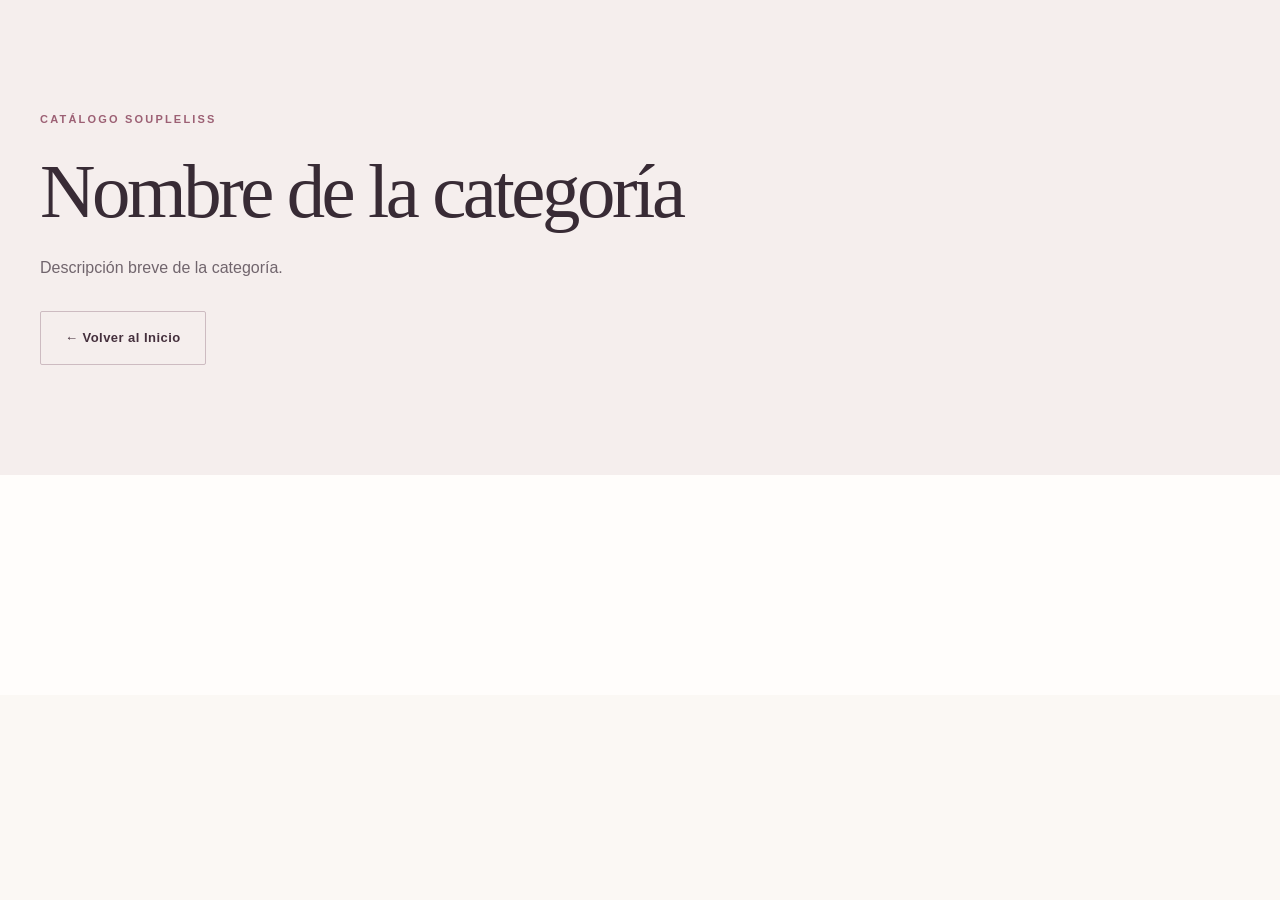
<file: frontend/categoria-ejemplo.html>
<!doctype html>
<html lang="es">
<head>
  <meta charset="utf-8">
  <meta name="viewport" content="width=device-width, initial-scale=1">
  <title>Nombre de la categoría | Soupleliss</title>
  <link rel="stylesheet" href="assets/styles.css">
</head>
<body>
  <main class="category-page" id="contenido">
    <section class="category-hero section-pad">
      <div class="container">
        <p class="eyebrow">Catálogo Soupleliss</p>
        <h1>Nombre de la categoría</h1>
        <p>Descripción breve de la categoría.</p>
        <a class="button button-outline" href="index.html">← Volver al Inicio</a>
      </div>
    </section>
    <section class="category-products section-pad" aria-label="Productos de la categoría">
      <div class="container product-grid">
        <!-- Añadir aquí solo las tarjetas de productos de esta categoría. -->
      </div>
    </section>
  </main>
</body>
</html>
</file>
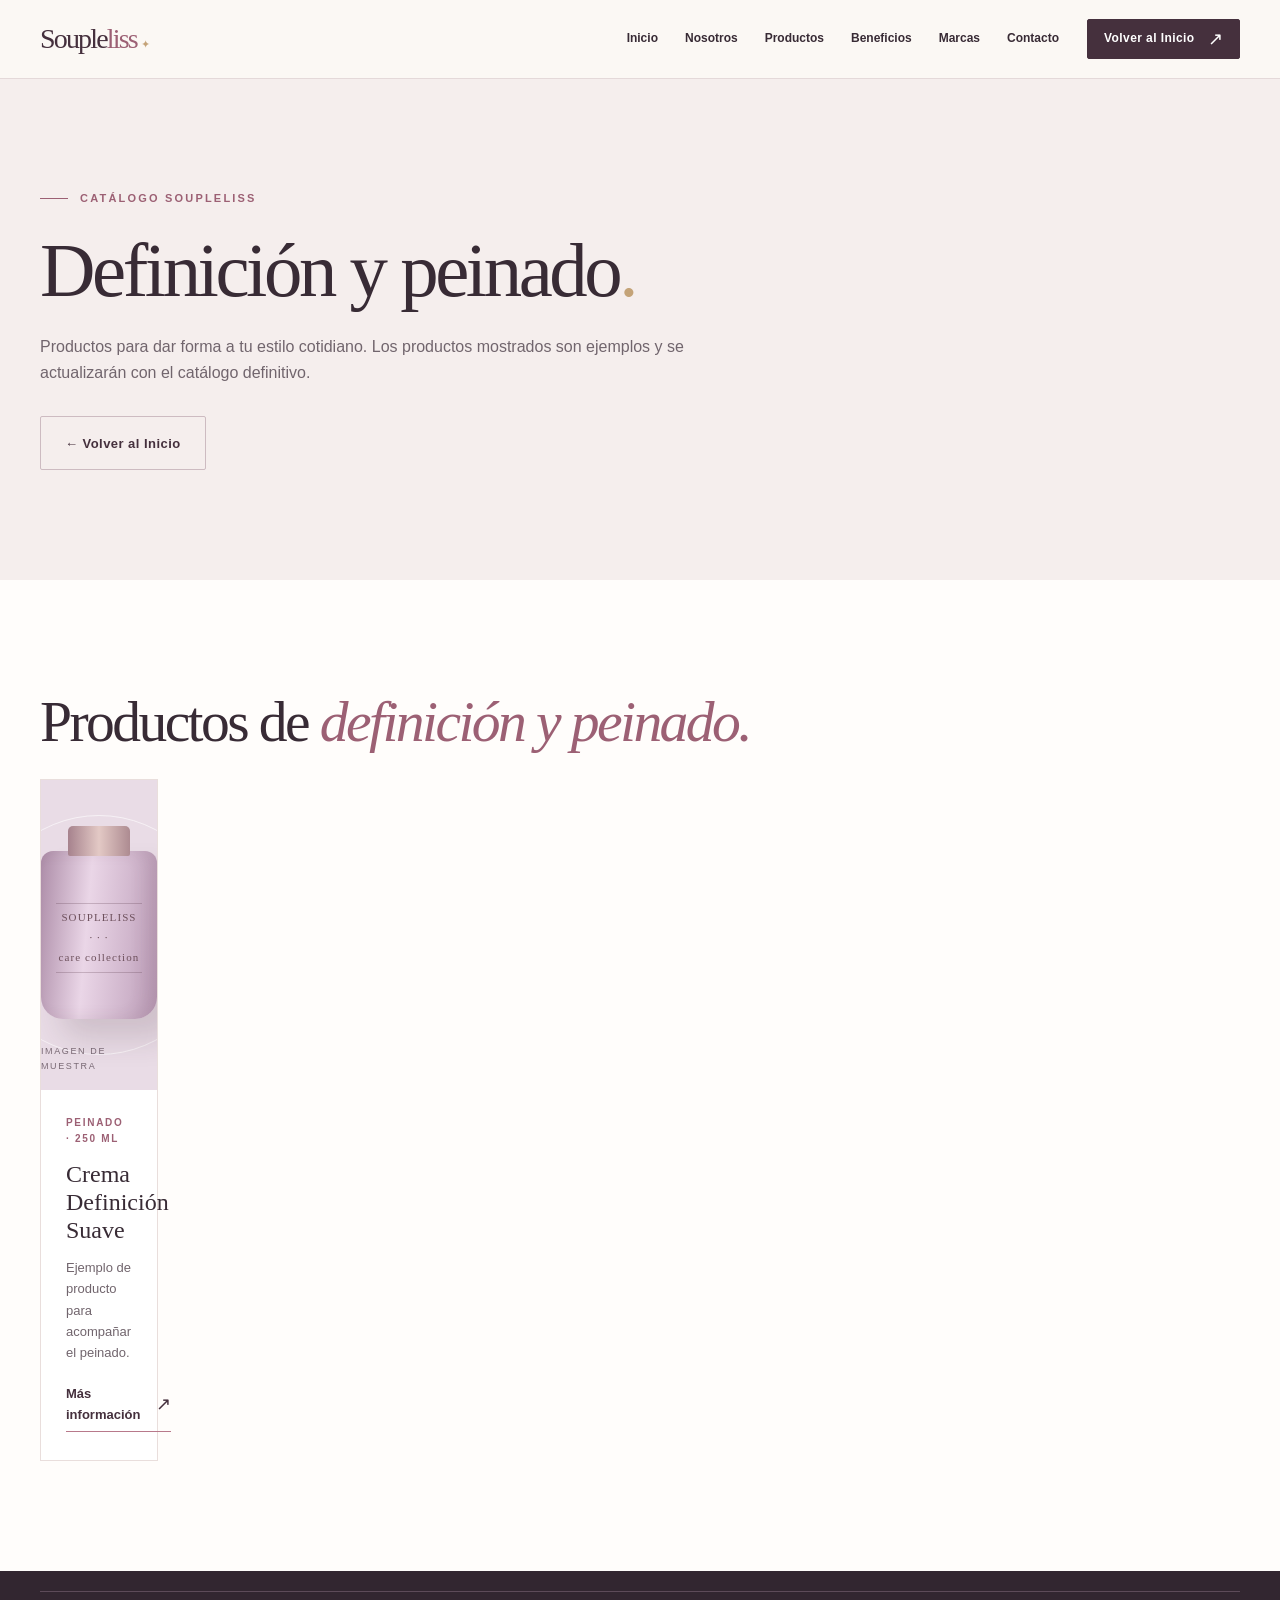
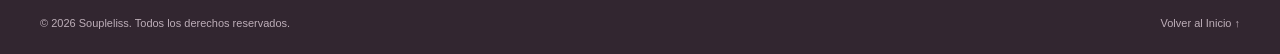
<file: frontend/categoria-peinado.html>
<!doctype html>
<html lang="es">
<head>
  <meta charset="utf-8">
  <meta name="viewport" content="width=device-width, initial-scale=1">
  <meta name="description" content="Explora la categoría Definición y peinado de Soupleliss.">
  <title>Definición y peinado | Soupleliss</title>
  <link rel="stylesheet" href="assets/styles.css">
  <script src="assets/script.js" defer></script>
</head>
<body>
  <a class="skip-link" href="#contenido">Ir al contenido</a>
  <header class="site-header">
    <div class="container header-inner">
      <a class="logo" href="index.html" aria-label="Soupleliss, ir al inicio">Souple<span>liss</span><i aria-hidden="true">✦</i></a>
      <nav class="main-nav" id="main-nav" aria-label="Navegación principal">
        <a href="index.html">Inicio</a><a href="index.html#nosotros">Nosotros</a><a href="index.html#categorias">Productos</a>
        <a href="index.html#beneficios">Beneficios</a><a href="index.html#marcas">Marcas</a><a href="index.html#contacto">Contacto</a>
      </nav>
      <a class="button button-small header-cta" href="index.html">Volver al Inicio <span aria-hidden="true">↗</span></a>
      <button class="menu-toggle" type="button" aria-label="Abrir menú" aria-controls="main-nav" aria-expanded="false"><span></span><span></span><span></span></button>
    </div>
  </header>
  <main id="contenido" class="category-page">
    <section class="category-hero section-pad" aria-labelledby="category-title">
      <div class="container">
        <p class="eyebrow"><span class="eyebrow-line"></span> Catálogo Soupleliss</p>
        <h1 id="category-title">Definición y peinado<span class="dot">.</span></h1>
        <p>Productos para dar forma a tu estilo cotidiano. Los productos mostrados son ejemplos y se actualizarán con el catálogo definitivo.</p>
        <a class="button button-outline" href="index.html">← Volver al Inicio</a>
      </div>
    </section>
    <section class="category-products section-pad" aria-labelledby="products-title">
      <div class="container">
        <h2 id="products-title">Productos de <em>definición y peinado.</em></h2>
        <div class="product-grid"><article class="product-card reveal" id="producto-peinado"><div class="product-image tone-mauve" role="img" aria-label="Ilustración de crema para peinado de ejemplo"><span class="product-bottle bottle-short"></span></div><div class="product-info"><span class="product-type">Peinado · 250 ml</span><h3>Crema Definición Suave</h3><p>Ejemplo de producto para acompañar el peinado.</p><a href="index.html#contacto" class="text-link">Más información <span aria-hidden="true">↗</span></a></div></article></div>
      </div>
    </section>
  </main>
  <footer class="site-footer"><div class="container footer-bottom"><span>© <span id="current-year">2026</span> Soupleliss. Todos los derechos reservados.</span><a href="index.html">Volver al Inicio ↑</a></div></footer>
</body>
</html>
</file>
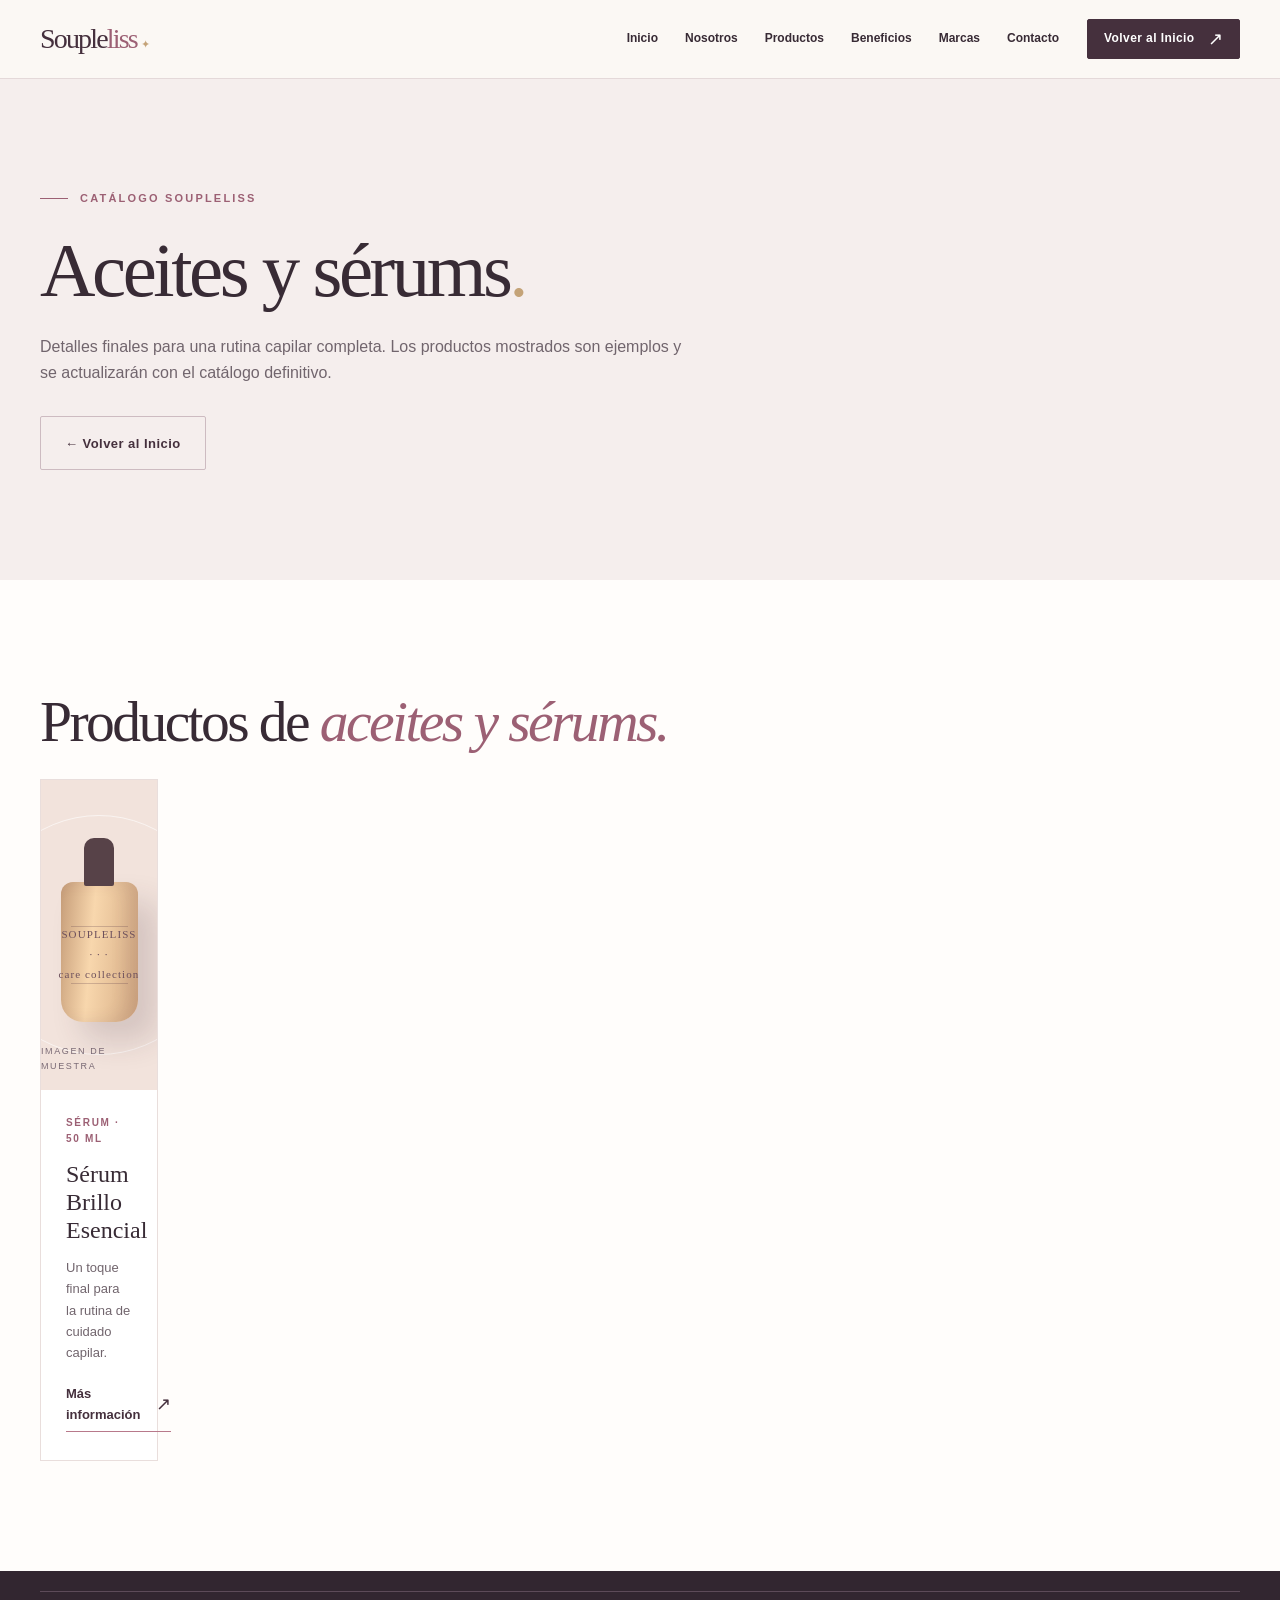
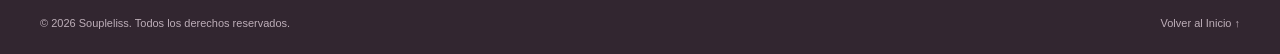
<file: frontend/categoria-serums.html>
<!doctype html>
<html lang="es">
<head>
  <meta charset="utf-8">
  <meta name="viewport" content="width=device-width, initial-scale=1">
  <meta name="description" content="Explora la categoría Aceites y sérums de Soupleliss.">
  <title>Aceites y sérums | Soupleliss</title>
  <link rel="stylesheet" href="assets/styles.css">
  <script src="assets/script.js" defer></script>
</head>
<body>
  <a class="skip-link" href="#contenido">Ir al contenido</a>
  <header class="site-header">
    <div class="container header-inner">
      <a class="logo" href="index.html" aria-label="Soupleliss, ir al inicio">Souple<span>liss</span><i aria-hidden="true">✦</i></a>
      <nav class="main-nav" id="main-nav" aria-label="Navegación principal">
        <a href="index.html">Inicio</a><a href="index.html#nosotros">Nosotros</a><a href="index.html#categorias">Productos</a>
        <a href="index.html#beneficios">Beneficios</a><a href="index.html#marcas">Marcas</a><a href="index.html#contacto">Contacto</a>
      </nav>
      <a class="button button-small header-cta" href="index.html">Volver al Inicio <span aria-hidden="true">↗</span></a>
      <button class="menu-toggle" type="button" aria-label="Abrir menú" aria-controls="main-nav" aria-expanded="false"><span></span><span></span><span></span></button>
    </div>
  </header>
  <main id="contenido" class="category-page">
    <section class="category-hero section-pad" aria-labelledby="category-title">
      <div class="container">
        <p class="eyebrow"><span class="eyebrow-line"></span> Catálogo Soupleliss</p>
        <h1 id="category-title">Aceites y sérums<span class="dot">.</span></h1>
        <p>Detalles finales para una rutina capilar completa. Los productos mostrados son ejemplos y se actualizarán con el catálogo definitivo.</p>
        <a class="button button-outline" href="index.html">← Volver al Inicio</a>
      </div>
    </section>
    <section class="category-products section-pad" aria-labelledby="products-title">
      <div class="container">
        <h2 id="products-title">Productos de <em>aceites y sérums.</em></h2>
        <div class="product-grid"><article class="product-card reveal" id="producto-serum"><div class="product-image tone-peach" role="img" aria-label="Ilustración de sérum de ejemplo en frasco pequeño"><span class="product-bottle bottle-dropper"></span></div><div class="product-info"><span class="product-type">Sérum · 50 ml</span><h3>Sérum Brillo Esencial</h3><p>Un toque final para la rutina de cuidado capilar.</p><a href="index.html#contacto" class="text-link">Más información <span aria-hidden="true">↗</span></a></div></article></div>
      </div>
    </section>
  </main>
  <footer class="site-footer"><div class="container footer-bottom"><span>© <span id="current-year">2026</span> Soupleliss. Todos los derechos reservados.</span><a href="index.html">Volver al Inicio ↑</a></div></footer>
</body>
</html>
</file>
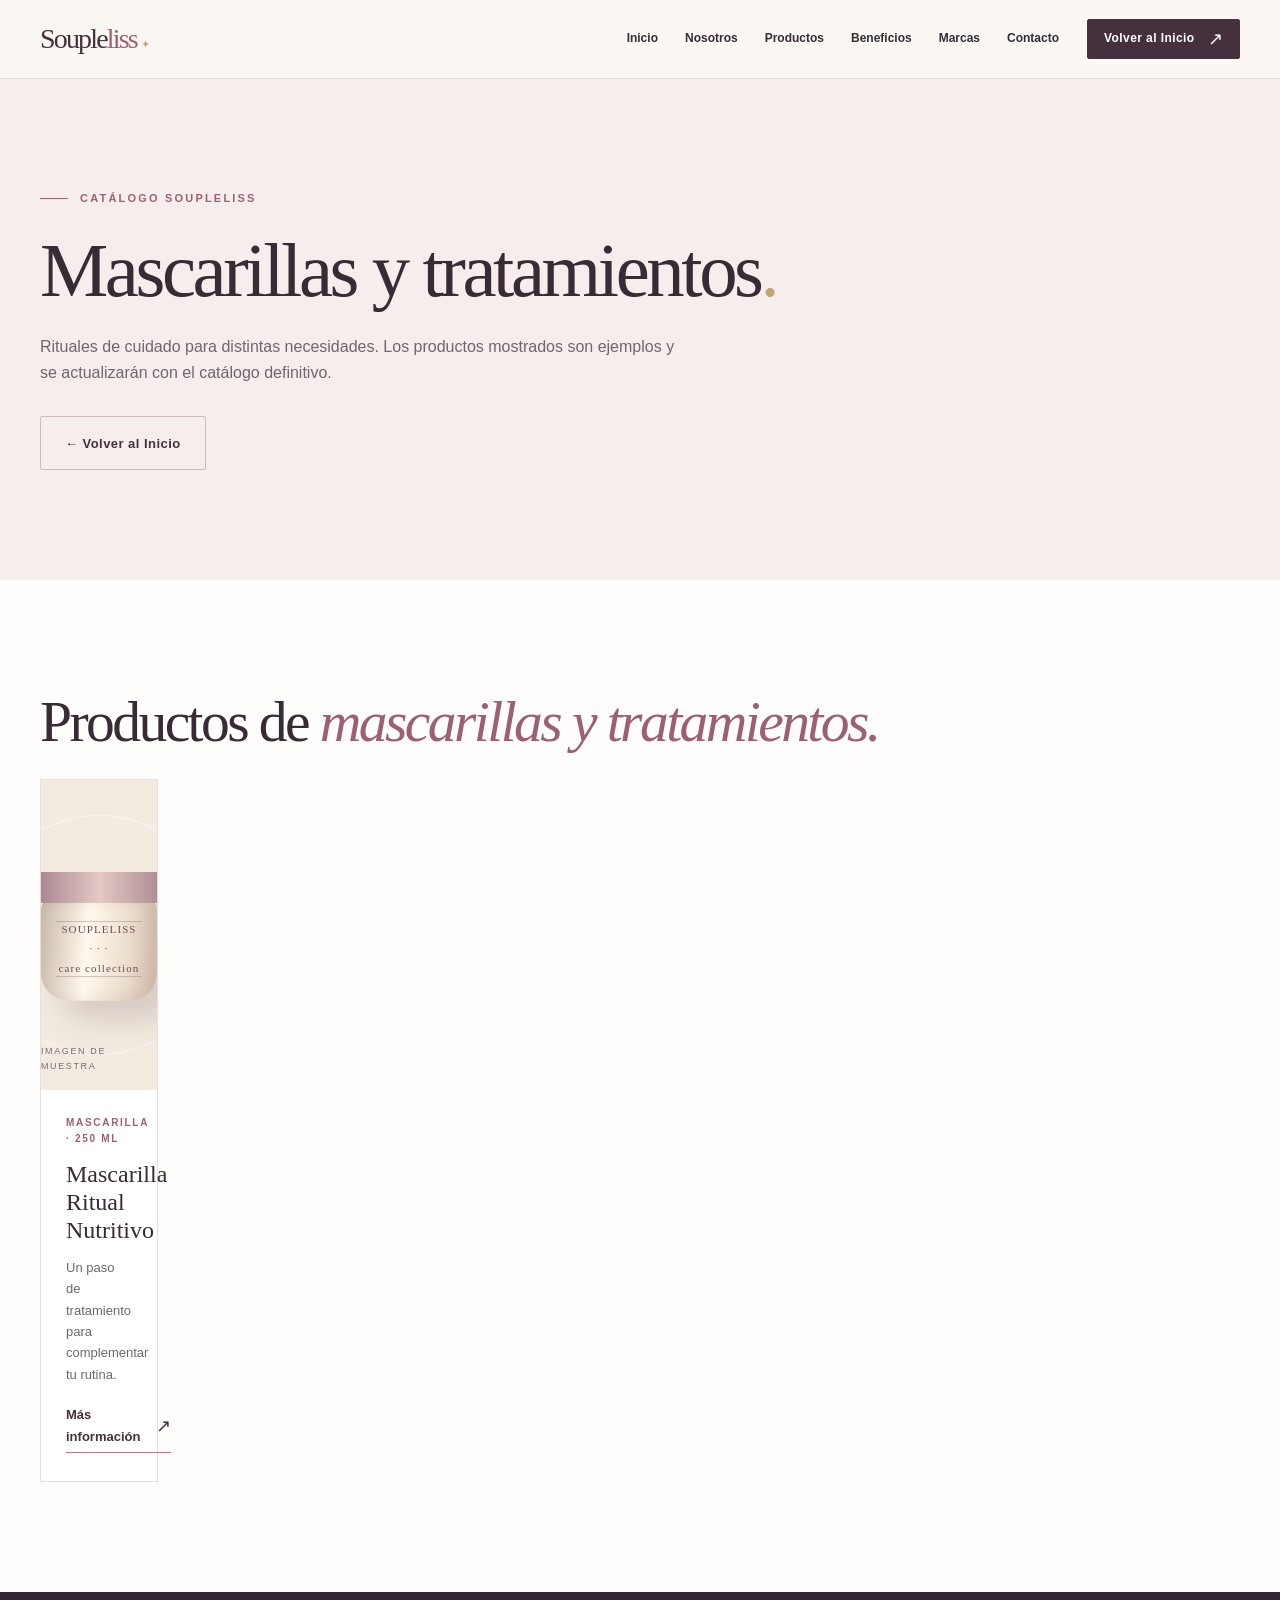
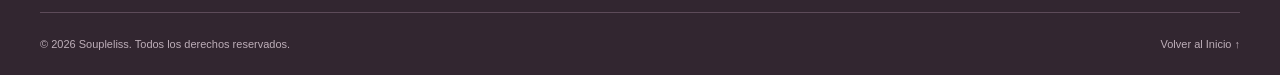
<file: frontend/categoria-tratamientos.html>
<!doctype html>
<html lang="es">
<head>
  <meta charset="utf-8">
  <meta name="viewport" content="width=device-width, initial-scale=1">
  <meta name="description" content="Explora la categoría Mascarillas y tratamientos de Soupleliss.">
  <title>Mascarillas y tratamientos | Soupleliss</title>
  <link rel="stylesheet" href="assets/styles.css">
  <script src="assets/script.js" defer></script>
</head>
<body>
  <a class="skip-link" href="#contenido">Ir al contenido</a>
  <header class="site-header">
    <div class="container header-inner">
      <a class="logo" href="index.html" aria-label="Soupleliss, ir al inicio">Souple<span>liss</span><i aria-hidden="true">✦</i></a>
      <nav class="main-nav" id="main-nav" aria-label="Navegación principal">
        <a href="index.html">Inicio</a><a href="index.html#nosotros">Nosotros</a><a href="index.html#categorias">Productos</a>
        <a href="index.html#beneficios">Beneficios</a><a href="index.html#marcas">Marcas</a><a href="index.html#contacto">Contacto</a>
      </nav>
      <a class="button button-small header-cta" href="index.html">Volver al Inicio <span aria-hidden="true">↗</span></a>
      <button class="menu-toggle" type="button" aria-label="Abrir menú" aria-controls="main-nav" aria-expanded="false"><span></span><span></span><span></span></button>
    </div>
  </header>
  <main id="contenido" class="category-page">
    <section class="category-hero section-pad" aria-labelledby="category-title">
      <div class="container">
        <p class="eyebrow"><span class="eyebrow-line"></span> Catálogo Soupleliss</p>
        <h1 id="category-title">Mascarillas y tratamientos<span class="dot">.</span></h1>
        <p>Rituales de cuidado para distintas necesidades. Los productos mostrados son ejemplos y se actualizarán con el catálogo definitivo.</p>
        <a class="button button-outline" href="index.html">← Volver al Inicio</a>
      </div>
    </section>
    <section class="category-products section-pad" aria-labelledby="products-title">
      <div class="container">
        <h2 id="products-title">Productos de <em>mascarillas y tratamientos.</em></h2>
        <div class="product-grid"><article class="product-card reveal" id="producto-mascarilla"><div class="product-image tone-cream" role="img" aria-label="Ilustración de mascarilla de ejemplo en tarro crema"><span class="product-bottle bottle-jar"></span></div><div class="product-info"><span class="product-type">Mascarilla · 250 ml</span><h3>Mascarilla Ritual Nutritivo</h3><p>Un paso de tratamiento para complementar tu rutina.</p><a href="index.html#contacto" class="text-link">Más información <span aria-hidden="true">↗</span></a></div></article></div>
      </div>
    </section>
  </main>
  <footer class="site-footer"><div class="container footer-bottom"><span>© <span id="current-year">2026</span> Soupleliss. Todos los derechos reservados.</span><a href="index.html">Volver al Inicio ↑</a></div></footer>
</body>
</html>
</file>
<file: frontend/assets/styles.css>
/* Soupleliss — estilos generales */
:root{--ink:#382b35;--muted:#71656d;--rose:#b8798b;--rose-dark:#9c6074;--lilac:#dcd0de;--cream:#fbf8f4;--paper:#fffdfb;--sand:#eee5dc;--line:#e9dedc;--gold:#c4a378;--deep:#45303d;--shadow:0 18px 50px rgba(67,44,54,.08);--radius:22px}
*,*::before,*::after{box-sizing:border-box}
html{scroll-behavior:smooth;scroll-padding-top:92px}
body{margin:0;background:var(--cream);color:var(--ink);font:16px/1.65 Arial,Helvetica,sans-serif;-webkit-font-smoothing:antialiased}
body.menu-open{overflow:hidden}
a{color:inherit;text-decoration:none}
button,input,textarea{font:inherit}
button{cursor:pointer}
img,svg{max-width:100%;display:block}
::selection{background:#ead0d9;color:var(--deep)}
:focus-visible{outline:3px solid var(--rose-dark);outline-offset:4px}
.container{width:min(100% - 48px,1200px);margin-inline:auto}
.section-pad{padding:110px 0}
.skip-link{position:fixed;top:-60px;left:12px;z-index:1000;background:var(--deep);color:white;padding:10px 16px;border-radius:8px}
.skip-link:focus{top:12px}
.eyebrow{display:flex;align-items:center;gap:12px;margin:0 0 22px;color:var(--rose-dark);font-size:11px;font-weight:700;letter-spacing:.2em;text-transform:uppercase}
.eyebrow-line{width:28px;height:1px;background:currentColor}
h1,h2,h3,p{margin-top:0}
h1,h2{font-family:Georgia,'Times New Roman',serif;font-weight:400;line-height:1.1;letter-spacing:-.045em}
h1{font-size:clamp(3.25rem,6vw,6.4rem);max-width:750px;margin-bottom:25px}
h2{font-size:clamp(2.5rem,4.5vw,4.65rem);margin-bottom:25px}
h1 em,h2 em{font-weight:400;color:var(--rose-dark)}
.dot{color:var(--gold)}
.button{display:inline-flex;align-items:center;justify-content:center;gap:22px;min-height:54px;padding:14px 24px;border:1px solid var(--deep);border-radius:2px;background:var(--deep);color:white;font-size:13px;font-weight:700;letter-spacing:.035em;transition:background .25s,border-color .25s,transform .25s,box-shadow .25s}
.button:hover{background:var(--rose-dark);border-color:var(--rose-dark);transform:translateY(-2px);box-shadow:0 12px 25px rgba(67,44,54,.16)}
.button span,.text-link span{font-size:18px;font-weight:400;line-height:1;transition:transform .25s}
.button:hover span,.text-link:hover span{transform:translate(3px,-3px)}
.button-small{min-height:40px;padding:9px 16px;font-size:12px;gap:13px}
.button-outline{background:transparent;color:var(--deep);border-color:#cdbbc1}
.button-outline:hover{color:white}
.button-row{display:flex;flex-wrap:wrap;gap:12px}
.text-link{display:inline-flex;align-items:center;gap:16px;border-bottom:1px solid var(--rose);padding-bottom:5px;color:var(--deep);font-size:13px;font-weight:700;transition:color .25s,border-color .25s}
.text-link:hover{color:var(--rose-dark);border-color:var(--rose-dark)}

/* Encabezado */
.site-header{position:sticky;top:0;z-index:100;background:rgba(251,248,244,.96);border-bottom:1px solid rgba(210,192,195,.55);transition:box-shadow .3s,background .3s}
.site-header.is-scrolled{background:rgba(255,253,251,.98);box-shadow:0 10px 30px rgba(40,27,36,.08)}
.header-inner{min-height:78px;display:flex;align-items:center;justify-content:space-between;gap:28px}
.logo{display:inline-flex;align-items:baseline;font-family:Georgia,'Times New Roman',serif;font-size:28px;letter-spacing:-.065em;white-space:nowrap;line-height:1;color:var(--deep)}
.logo span{color:var(--rose-dark)}
.logo i{margin-left:4px;color:var(--gold);font-size:11px;font-style:normal;vertical-align:top}
.main-nav{display:flex;align-items:center;gap:27px;margin-left:auto}
.main-nav a{font-size:12px;font-weight:700;transition:color .2s}
.main-nav a:hover{color:var(--rose-dark)}
.menu-toggle{display:none;width:42px;height:42px;padding:10px;border:1px solid var(--line);background:transparent;align-items:center;justify-content:center;flex-direction:column;gap:5px}
.menu-toggle span{display:block;width:21px;height:2px;background:var(--deep);transition:transform .25s,opacity .25s}

/* Hero */
.hero{padding-top:80px;padding-bottom:32px;overflow:hidden;background:radial-gradient(circle at 90% 18%,#f3e8e9 0,transparent 29%),var(--cream)}
.hero-grid{display:grid;grid-template-columns:1.02fr .98fr;align-items:center;gap:48px}
.hero-copy{padding:18px 0 24px}
.hero .lead{max-width:570px;font-size:19px;line-height:1.55;color:#584b53;margin-bottom:14px}
.hero-note{max-width:510px;color:var(--muted);font-size:14px;margin-bottom:32px}
.hero-foot{display:flex;align-items:center;gap:14px;margin-top:55px;font-size:10px;letter-spacing:.17em;text-transform:uppercase;color:var(--muted)}
.sparkle{font-size:19px;color:var(--gold)}
.hero-visual{position:relative;min-height:630px;background:#e8d8db;border-radius:48% 48% 8px 8px/39% 39% 8px 8px;isolation:isolate;overflow:hidden}
.hero-disc{position:absolute;width:430px;height:430px;left:50%;top:23%;transform:translateX(-50%);border-radius:50%;background:radial-gradient(circle at 35% 30%,#f9f0ec,#dfc1c8 70%);box-shadow:inset -24px -15px 60px rgba(142,89,112,.12)}
.hero-orbit{position:absolute;border:1px solid rgba(255,255,255,.7);border-radius:50%;transform:rotate(-18deg)}
.orbit-one{width:670px;height:420px;left:-75px;top:85px}.orbit-two{width:550px;height:330px;left:0;top:130px}
.hero-visual:after{content:"";position:absolute;left:0;right:0;bottom:0;height:126px;background:linear-gradient(0deg,#caaeb5 10%,rgba(202,174,181,0));z-index:2}
.hero-bottle{position:absolute;bottom:87px;z-index:2;width:166px;height:330px;border-radius:23px 23px 35px 35px;background:linear-gradient(100deg,#e4bdc6,#f7e3de 43%,#dcacba);box-shadow:18px 26px 28px rgba(68,40,53,.17),inset -15px 0 20px rgba(111,64,78,.1);transform:rotate(-8deg)}
.bottle-back{left:24%;bottom:93px;width:141px;height:290px;background:linear-gradient(95deg,#baa7bd,#f2e5ed 45%,#aa8fac);transform:rotate(-12deg)}
.bottle-front{left:51%;transform:translateX(-10%) rotate(7deg)}
.bottle-cap{position:absolute;left:21%;top:-31px;width:58%;height:43px;border-radius:7px 7px 2px 2px;background:linear-gradient(90deg,#c5a6ae,#f6e6de,#b9959d);box-shadow:inset 0 6px 8px rgba(255,255,255,.35)}
.bottle-label{position:absolute;left:12%;right:12%;top:82px;bottom:55px;border:1px solid rgba(97,59,77,.18);display:flex;align-items:center;justify-content:center;flex-direction:column;text-align:center;color:#5e4351;background:rgba(255,250,248,.28)}
.bottle-label small{font-size:7px;letter-spacing:.18em;font-weight:700}.bottle-label strong{font-family:Georgia,serif;font-size:25px;font-weight:400;line-height:1.05;margin:16px 0}
.bottle-back .bottle-label{top:70px;bottom:45px}.bottle-back .bottle-label strong{font-size:21px}
.hero-leaf{position:absolute;z-index:1;width:115px;height:260px;border-radius:100% 0 100% 0;background:#ac8a8c;opacity:.45;transform:rotate(-23deg)}
.leaf-one{left:10%;bottom:88px}.leaf-two{right:9%;bottom:125px;transform:rotate(40deg);background:#7d7770}
.visual-caption{position:absolute;left:30px;right:30px;bottom:20px;z-index:3;display:flex;justify-content:space-between;gap:20px;color:#fff;font-size:9px;font-weight:700;letter-spacing:.18em}
.hero-bottom{display:flex;align-items:center;justify-content:center;gap:35px;margin-top:68px;padding:20px 0;border-top:1px solid var(--line);color:#9a8990;font-size:10px;font-weight:700;letter-spacing:.2em;white-space:nowrap}
.hero-bottom span:nth-child(even){color:var(--gold);font-size:14px}

/* Sobre nosotros */
.about{background:#fffdfb}
.about-grid{display:grid;grid-template-columns:1fr 1fr;gap:9%;align-items:center}
.about-art{height:560px;position:relative;overflow:hidden;background:#e5d5d8;border-radius:2px 100px 2px 2px}
.about-art:before{content:"";position:absolute;width:380px;height:380px;left:-100px;top:-150px;background:#f2e7df;border-radius:50%}
.hair-wave{position:absolute;width:350px;height:560px;border:54px solid #76545b;border-radius:46% 54% 35% 65%;transform:rotate(32deg);opacity:.8}
.wave-a{left:120px;top:-85px}.wave-b{left:205px;top:-120px;border-color:#986a72;opacity:.7}.wave-c{left:45px;top:-130px;border-color:#583c46;opacity:.55}
.about-art-card{position:absolute;left:35px;bottom:56px;z-index:2;width:245px;height:175px;padding:24px;background:#fffaf5;box-shadow:var(--shadow);display:flex;flex-direction:column;justify-content:space-between;font:18px/1.2 Georgia,serif}
.mini-bottle{display:block;width:29px;height:46px;background:#c58e9d;border-radius:5px 5px 8px 8px;position:relative}.mini-bottle:before{content:"";position:absolute;width:16px;height:9px;left:6px;top:-7px;background:#e3d3cf;border-radius:2px}
.about-art-label{position:absolute;right:16px;bottom:25px;color:#fff;font-size:9px;letter-spacing:.18em;writing-mode:vertical-rl;transform:rotate(180deg)}
.about-copy{max-width:560px}.about-copy p:not(.eyebrow){color:var(--muted);font-size:15px;line-height:1.85;margin-bottom:18px}.about-copy .text-link{margin-top:15px}

/* Títulos de sección */
.section-heading{display:flex;justify-content:space-between;align-items:end;gap:40px;margin-bottom:42px}
.section-heading h2{max-width:690px;margin-bottom:0}.section-heading>p{max-width:330px;margin:0 0 7px;color:var(--muted);font-size:14px}
.section-heading.centered{text-align:center;display:block}.section-heading.centered .eyebrow{justify-content:center}.section-heading.centered h2{margin-inline:auto}.section-heading.centered>p{margin:20px auto 0;max-width:530px}

/* Categorías */
.categories{background:#f6f0ed}
.category-grid{display:grid;grid-template-columns:repeat(3,1fr);gap:18px}
.category-card{background:#fffdfb;border:1px solid #eee4e1;transition:transform .3s,box-shadow .3s}
.category-card:hover{transform:translateY(-6px);box-shadow:var(--shadow)}
.category-art{height:220px;position:relative;overflow:hidden;display:flex;align-items:center;justify-content:center}
.category-art:before{content:"";position:absolute;width:190px;height:190px;border-radius:50%;background:rgba(255,255,255,.3)}
.category-art:after{content:"SOUPLELISS";position:absolute;left:50%;top:53%;transform:translate(-50%,-50%);font-size:7px;letter-spacing:.12em;color:#6f5360;z-index:3}
.art-shampoo{background:#ead9dc}.art-conditioner{background:#e4dce9}.art-mask{background:#eee3d7}.art-smooth{background:#dfddd2}.art-serum{background:#efdcd2}.art-style{background:#e6d4df}
.art-bottle,.art-jar,.art-dropper{position:relative;z-index:2;display:block;background:linear-gradient(90deg,rgba(112,69,83,.17),rgba(255,255,255,.62) 42%,rgba(124,80,94,.15));box-shadow:13px 13px 20px rgba(69,45,53,.12);border:1px solid rgba(102,68,81,.15)}
.art-bottle{height:135px;width:64px;border-radius:9px 9px 15px 15px}.art-bottle:before,.art-dropper:before{content:"";position:absolute;left:23%;top:-18px;width:54%;height:22px;background:#d5b6bd;border-radius:3px 3px 0 0}.art-bottle.slim{width:49px;height:145px}.art-bottle.short{height:118px;width:76px}.art-jar{width:106px;height:75px;border-radius:9px 9px 18px 18px;margin-top:30px}.art-jar:before{content:"";position:absolute;left:-4px;right:-4px;top:-20px;height:24px;background:#d7c4b4;border-radius:5px}.art-dropper{width:58px;height:104px;border-radius:8px 8px 14px 14px;margin-top:27px}.art-dropper:before{top:-36px;left:18px;width:20px;height:37px;border-radius:7px 7px 2px 2px;background:#5d484d}
.art-swish{position:absolute;width:170px;height:58px;left:calc(50% - 85px);bottom:20px;border:1px solid rgba(255,255,255,.65);border-radius:50%;transform:rotate(-10deg)}
.category-body{padding:23px 25px 27px;position:relative}.card-index{position:absolute;right:23px;top:22px;color:#bdacac;font-size:11px;letter-spacing:.08em}.category-body h3{font:25px/1.2 Georgia,serif;margin-bottom:10px;padding-right:20px}.category-body p{min-height:48px;margin-bottom:17px;color:var(--muted);font-size:13px;line-height:1.55}

/* Productos */
.products{background:#fffdfb}.product-grid{display:grid;grid-template-columns:repeat(3,1fr);gap:28px 18px}.product-card{scroll-margin-top:110px;border:1px solid var(--line);background:#fff;transition:transform .3s,box-shadow .3s}.product-card:hover{transform:translateY(-5px);box-shadow:var(--shadow)}
.product-image{height:310px;display:flex;align-items:center;justify-content:center;position:relative;overflow:hidden}.product-image:before{content:"";position:absolute;width:240px;height:240px;border:1px solid rgba(255,255,255,.6);border-radius:50%}.product-image:after{content:"IMAGEN DE MUESTRA";position:absolute;bottom:16px;right:16px;font-size:9px;letter-spacing:.18em;color:#796974}
.tone-rose{background:#f1e3e4}.tone-lilac{background:#e8e2ed}.tone-cream{background:#f3ebe0}.tone-sage{background:#e5e8dd}.tone-peach{background:#f2e3dc}.tone-mauve{background:#e9dce6}
.product-bottle{position:relative;z-index:1;display:block;background:linear-gradient(95deg,#c799a5,#f7e5e2 40%,#d9b1bb);box-shadow:20px 20px 30px rgba(70,43,53,.16),inset -12px 0 16px rgba(84,49,61,.11);border-radius:12px 12px 22px 22px;transition:transform .3s}.product-card:hover .product-bottle{transform:translateY(-6px) rotate(2deg)}
.product-bottle:after{content:"SOUPLELISS\A · · ·\A care collection";white-space:pre;position:absolute;top:31%;left:13%;right:13%;height:42%;border-top:1px solid rgba(85,54,69,.25);border-bottom:1px solid rgba(85,54,69,.25);display:flex;align-items:center;justify-content:center;text-align:center;font:11px/1.8 Georgia,serif;letter-spacing:.1em;color:#6d505c}
.product-bottle:before{content:"";position:absolute;left:23%;top:-25px;width:54%;height:30px;background:linear-gradient(90deg,#a6828d,#e3c9c5,#ad8b91);border-radius:5px 5px 2px 2px}
.bottle-tall{width:108px;height:205px}.tone-lilac .product-bottle{background:linear-gradient(95deg,#b8a5c2,#f2e9f5 40%,#c8b7d0)}.tone-cream .product-bottle{background:linear-gradient(95deg,#c8b7a7,#fff9ed 40%,#dbc6b2)}.tone-sage .product-bottle{background:linear-gradient(95deg,#a9b2a0,#f1f3e9 40%,#bbc7b4)}.tone-peach .product-bottle{background:linear-gradient(95deg,#c69d79,#f8d7ad 40%,#d5ab83)}.tone-mauve .product-bottle{background:linear-gradient(95deg,#ad8da8,#ead6e7 40%,#bc9db8)}
.product-bottle.bottle-jar{width:148px;height:102px;border-radius:10px 10px 28px 28px;margin-top:30px}.bottle-jar:before{left:-5px;top:-27px;width:calc(100% + 10px);height:31px}.bottle-jar:after{top:22%;height:55%}.bottle-slim{width:93px;height:225px}.bottle-dropper{width:77px;height:140px;margin-top:35px}.bottle-dropper:before{left:30%;top:-44px;width:40%;height:48px;background:#574248;border-radius:10px 10px 2px 2px}.bottle-short{width:120px;height:168px}
.product-info{padding:25px 25px 28px}.product-type{color:var(--rose-dark);font-size:10px;font-weight:700;letter-spacing:.17em;text-transform:uppercase}.product-info h3{font:24px/1.18 Georgia,serif;margin:12px 0}.product-info p{color:var(--muted);font-size:13px;min-height:42px;margin-bottom:19px}

/* Beneficios */
.benefits{background:#f5eeed}.benefits-intro{text-align:center;max-width:670px;margin:0 auto 48px}.benefits-intro .eyebrow{justify-content:center}.benefits-intro h2{margin-bottom:16px}.benefits-intro>p:last-child{color:var(--muted);font-size:14px}.benefit-grid{display:grid;grid-template-columns:repeat(3,1fr);gap:1px;background:#dfd2d0;border:1px solid #dfd2d0}.benefit{min-height:215px;padding:30px 33px;background:#f5eeed;transition:background .25s}.benefit:hover{background:#fffaf9}.benefit-icon{display:block;color:var(--rose-dark);font:33px/1 Georgia,serif;margin-bottom:25px}.benefit h3{font:22px/1.2 Georgia,serif;margin-bottom:10px}.benefit p{color:var(--muted);font-size:13px;line-height:1.65;margin:0}

/* Profesionales */
.professionals{background:var(--deep);color:#fff8f5;overflow:hidden}.pros-grid{display:grid;grid-template-columns:1.1fr .9fr;gap:7%;align-items:center}.pros-copy{position:relative;z-index:2}.eyebrow.light{color:#e6c4c7}.professionals h2{max-width:650px}.professionals h2 em{color:#e8bdc7}.pros-copy>p:not(.eyebrow){max-width:560px;color:#e6d6dc;font-size:15px;line-height:1.8;margin-bottom:30px}.button-light{background:#f5e9e8;color:var(--deep);border-color:#f5e9e8}.button-light:hover{background:#fff;color:var(--deep);border-color:#fff}.pros-art{height:450px;position:relative}.pros-circle{position:absolute;inset:25px 0 10px 10px;border-radius:50%;background:linear-gradient(140deg,#9f7288,#735162 60%,#5e4252)}.pros-lines{position:absolute;inset:-10px -20px;border:1px solid rgba(255,255,255,.2);border-radius:50%;transform:rotate(22deg)}.pros-lines:after{content:"";position:absolute;inset:25px;border:1px solid rgba(255,255,255,.2);border-radius:50%}.pros-card{position:absolute;width:285px;height:360px;left:50%;top:50%;transform:translate(-50%,-45%) rotate(-7deg);padding:35px 28px;display:flex;flex-direction:column;justify-content:space-between;background:#f0e3dd;color:var(--deep);box-shadow:20px 24px 38px rgba(23,14,23,.22)}.pros-card span,.pros-card small{font-size:10px;letter-spacing:.22em;font-weight:700}.pros-card strong{font:36px/1.15 Georgia,serif;font-weight:400}

/* Marcas y testimonios */
.brands{background:#fffdfb}.brand-grid{display:grid;grid-template-columns:repeat(4,1fr);gap:14px}.brand-placeholder{min-height:125px;border:1px dashed #d6c4c5;display:flex;justify-content:center;align-items:center;flex-direction:column;gap:8px;color:#9b838c;font:15px Georgia,serif;text-align:center}.brand-placeholder span{color:var(--gold);font-size:18px}
.testimonials{background:#f6f0ed}.testimonials .demo-notice{color:#836a73;font-size:13px;background:#efe1e3;padding:12px 16px;border-left:3px solid var(--rose)}.testimonial-grid{display:grid;grid-template-columns:repeat(3,1fr);gap:18px}.quote-card{min-height:265px;padding:29px;background:#fffdfb;display:flex;flex-direction:column;box-shadow:0 3px 20px rgba(70,45,54,.035)}.quote-mark{font:58px/1 Georgia,serif;color:var(--rose);height:55px}.quote-card>p{font:20px/1.4 Georgia,serif;color:var(--deep);flex:1}.quote-card>div{padding-top:17px;border-top:1px solid var(--line);display:flex;flex-direction:column;gap:2px}.quote-card strong{font-size:12px}.quote-card div span{font-size:11px;color:var(--muted)}

/* Preguntas frecuentes */
.faq{background:#fffdfb}.faq-grid{display:grid;grid-template-columns:.85fr 1.15fr;gap:9%}.faq-intro>p:last-child{color:var(--muted);max-width:380px;font-size:14px}.faq-list{border-top:1px solid var(--line)}.faq-list details{border-bottom:1px solid var(--line)}.faq-list summary{list-style:none;cursor:pointer;padding:23px 38px 23px 0;position:relative;font-weight:700;font-size:15px}.faq-list summary::-webkit-details-marker{display:none}.faq-list summary:after{content:"+";position:absolute;right:5px;top:18px;font:25px/1 Georgia,serif;color:var(--rose-dark);transition:transform .25s}.faq-list details[open] summary:after{transform:rotate(45deg)}.faq-list details p{padding:0 35px 20px 0;margin:0;color:var(--muted);font-size:14px;line-height:1.75}

/* Contacto */
.contact{background:#eee2e2}.contact-grid{display:grid;grid-template-columns:.85fr 1.15fr;gap:9%;align-items:start}.contact-copy>p:not(.eyebrow){color:var(--muted);font-size:14px;max-width:430px}.contact-list{margin:30px 0 0;display:grid;grid-template-columns:1fr 1fr;gap:18px 25px}.contact-list div{border-top:1px solid #d7c5c8;padding-top:12px}.contact-list dt{font-size:10px;text-transform:uppercase;letter-spacing:.13em;color:var(--rose-dark);font-weight:700}.contact-list dd{margin:4px 0 0;font-size:13px}.contact-form-wrap{padding:35px;background:#fffdfb;box-shadow:var(--shadow)}.form-top span{color:var(--gold);font-size:22px}.form-top h3{font:32px/1.2 Georgia,serif;margin:8px 0}.form-top p{color:var(--muted);font-size:13px;margin-bottom:25px}.contact form{display:flex;flex-direction:column;gap:16px}.field-row{display:grid;grid-template-columns:1fr 1fr;gap:16px}.contact label{display:flex;flex-direction:column;gap:7px;font-size:12px;font-weight:700}.contact input,.contact textarea{width:100%;border:1px solid #ddd2d2;background:#fff;padding:12px 13px;border-radius:0;outline:none;font-size:13px;color:var(--ink);transition:border-color .2s,box-shadow .2s}.contact input:focus,.contact textarea:focus{border-color:var(--rose-dark);box-shadow:0 0 0 3px rgba(184,121,139,.15)}.contact textarea{resize:vertical;min-height:120px}.contact input::placeholder,.contact textarea::placeholder{color:#9d9297}.contact form .button{align-self:flex-start;margin-top:5px}.form-message{min-height:20px;margin:0;color:var(--rose-dark);font-size:13px;font-weight:700}

/* Pie de página */
.site-footer{background:#322630;color:#e9dde2;padding:70px 0 0}.footer-grid{display:grid;grid-template-columns:1.9fr 1fr 1.2fr 1.25fr;gap:45px;padding-bottom:62px}.site-footer .logo{color:#fff;font-size:31px;margin-bottom:19px}.site-footer .logo span{color:#e0aebd}.footer-brand>p{max-width:270px;color:#c8b8c0;font-size:13px;line-height:1.75}.footer-social{margin-top:24px}.footer-grid h3{font-size:12px;text-transform:uppercase;letter-spacing:.16em;color:#e8bdc7;margin-bottom:20px}.footer-grid>div:not(:first-child) a,.footer-grid>div:not(:first-child) p{display:block;margin:0 0 9px;color:#c8b8c0;font-size:12px;transition:color .2s}.footer-grid a:hover,.footer-bottom a:hover{color:#fff}.footer-bottom{display:flex;justify-content:space-between;gap:20px;border-top:1px solid #5d4b59;padding:22px 0;color:#bdaeb8;font-size:11px}.footer-bottom a{transition:color .2s}

/* Aparición progresiva */
.reveal{opacity:0;transform:translateY(22px);transition:opacity .65s ease,transform .65s ease}.reveal.is-visible{opacity:1;transform:translateY(0)}

/* Adaptación a tabletas y teléfonos */
@media(max-width:1100px){.main-nav{gap:15px}.header-inner{gap:18px}.hero-grid{gap:25px}.hero-visual{min-height:550px}.hero-bottle{bottom:70px}.bottle-back{bottom:75px}.section-pad{padding:90px 0}.hero{padding-top:70px;padding-bottom:25px}}
@media(max-width:900px){.header-cta{display:none}.menu-toggle{display:flex}.main-nav{display:none;position:absolute;top:78px;left:0;right:0;z-index:99;background:var(--paper);padding:18px 24px 26px;box-shadow:0 18px 26px rgba(46,28,39,.12);flex-direction:column;align-items:stretch;gap:0}.main-nav.is-open{display:flex}.main-nav a{padding:11px 0;border-bottom:1px solid var(--line);font-size:14px}.menu-toggle[aria-expanded="true"] span:first-child{transform:translateY(7px) rotate(45deg)}.menu-toggle[aria-expanded="true"] span:nth-child(2){opacity:0}.menu-toggle[aria-expanded="true"] span:last-child{transform:translateY(-7px) rotate(-45deg)}.hero-grid{grid-template-columns:1fr 1fr}.hero-visual{min-height:495px}.hero-bottle{transform:scale(.78) rotate(7deg);transform-origin:bottom center}.bottle-back{left:10%;transform:scale(.78) rotate(-12deg)}.bottle-front{left:38%}.hero-bottom{gap:15px;font-size:8px}.category-grid,.product-grid,.benefit-grid,.testimonial-grid{grid-template-columns:repeat(2,1fr)}.brand-grid{grid-template-columns:repeat(2,1fr)}.footer-grid{grid-template-columns:repeat(2,1fr)}.about-grid,.contact-grid{gap:5%}.about-art{height:470px}}
@media(max-width:700px){.container{width:min(100% - 34px,560px)}.section-pad{padding:72px 0}.header-inner{min-height:68px}.main-nav{top:68px}.logo{font-size:25px}.hero{padding-top:54px;padding-bottom:20px}.hero-grid,.about-grid,.pros-grid,.faq-grid,.contact-grid{grid-template-columns:1fr}.hero-copy{padding:0}.hero-visual{min-height:500px;margin-top:18px}.hero-bottle{transform:rotate(7deg)}.bottle-back{left:24%;transform:rotate(-12deg)}.bottle-front{left:51%}.hero-foot{margin-top:35px}.hero-bottom{margin-top:42px;flex-wrap:wrap;white-space:normal;text-align:center;row-gap:8px}.hero-bottom span:nth-child(n+4){display:none}.about-grid{gap:40px}.about-art{height:480px;order:2}.about-copy{order:1}.section-heading{display:block}.section-heading>p{margin-top:20px}.category-grid,.product-grid,.benefit-grid,.testimonial-grid{grid-template-columns:1fr 1fr}.pros-art{height:350px;margin-top:15px}.pros-card{height:285px;width:230px}.pros-card strong{font-size:30px}.faq-grid{gap:28px}.contact-grid{gap:35px}}
@media(max-width:520px){.container{width:min(100% - 32px,430px)}h1{font-size:clamp(3rem,13vw,4.1rem)}h2{font-size:clamp(2.45rem,10vw,3.2rem)}.hero .lead{font-size:17px}.button{font-size:12px;min-height:50px;padding:12px 16px;gap:12px}.hero-visual{min-height:435px}.hero-disc{width:340px;height:340px}.hero-bottle{bottom:50px;transform:scale(.77) rotate(7deg)}.bottle-back{bottom:53px;left:13%;transform:scale(.76) rotate(-12deg)}.bottle-front{left:40%}.about-art{height:420px}.about-art-card{left:20px;bottom:40px;width:210px;height:145px;font-size:16px}.category-grid,.product-grid,.benefit-grid,.testimonial-grid,.brand-grid{grid-template-columns:1fr}.category-art{height:210px}.category-body p,.product-info p{min-height:0}.product-image{height:290px}.benefit{min-height:0}.brand-placeholder{min-height:100px}.field-row,.contact-list,.footer-grid{grid-template-columns:1fr}.contact-form-wrap{padding:24px}.footer-grid{gap:25px}.footer-bottom{flex-direction:column}.quote-card{min-height:230px}}
@media(max-width:360px){.button-row{flex-direction:column;align-items:stretch}.hero-visual{min-height:385px}.hero-disc{width:290px;height:290px}.hero-bottle{bottom:40px;transform:scale(.65) rotate(7deg)}.bottle-back{bottom:42px;left:4%;transform:scale(.65) rotate(-12deg)}.bottle-front{left:38%}.visual-caption{font-size:7px;left:17px;right:17px}.hero-bottom{display:none}}
@media(prefers-reduced-motion:reduce){html{scroll-behavior:auto}*,*::before,*::after{animation-duration:.01ms!important;transition-duration:.01ms!important}.reveal{opacity:1;transform:none}}

/* Páginas de categoría y acceso al catálogo PDF */
.catalog-cta{margin-top:44px;padding:34px 38px;background:#f5eeed;border-left:4px solid var(--rose);display:flex;align-items:center;gap:24px;flex-wrap:wrap}
.catalog-cta-kicker{width:100%;color:var(--rose-dark);font-size:11px;font-weight:700;letter-spacing:.16em;text-transform:uppercase}
.catalog-cta h3{font:28px/1.2 Georgia,serif;margin:0;flex:1 1 260px}
.catalog-cta p{color:var(--muted);font-size:13px;margin:0;flex:1 1 180px}
.catalog-cta .button:disabled{opacity:.6;cursor:not-allowed;box-shadow:none;transform:none}
.category-hero{background:#f5eeed}
.category-hero h1{max-width:800px;margin-bottom:20px}
.category-hero p:not(.eyebrow){max-width:650px;color:var(--muted);margin-bottom:30px}
.category-products{background:#fffdfb}
.category-products .product-grid{max-width:390px}
.category-page+.site-footer{padding-top:20px}

/* Fotografías PNG originales: envases completos y tarjetas alineadas. */
.hero-photo{width:100%;max-width:393px;justify-self:center;overflow:hidden;border-radius:160px 160px 12px 12px;background:#e8d8db;box-shadow:var(--shadow)}
.hero-photo img{display:block;width:100%;height:auto;aspect-ratio:393/550}
.product-card{display:flex;flex-direction:column;min-width:0}
.product-photo{height:310px;padding:30px 24px;display:flex;align-items:center;justify-content:center;background:#fff;border-bottom:1px solid var(--line)}
.product-photo img{display:block;width:auto;height:auto;max-width:100%;max-height:100%;object-fit:contain}
.product-info{display:flex;flex-direction:column;flex:1}
.product-info .text-link{align-self:flex-start;margin-top:auto}
@media(max-width:700px){.hero-photo{margin-top:18px}}
@media(max-width:520px){.product-photo{height:290px;padding:26px 20px}}
</file>
